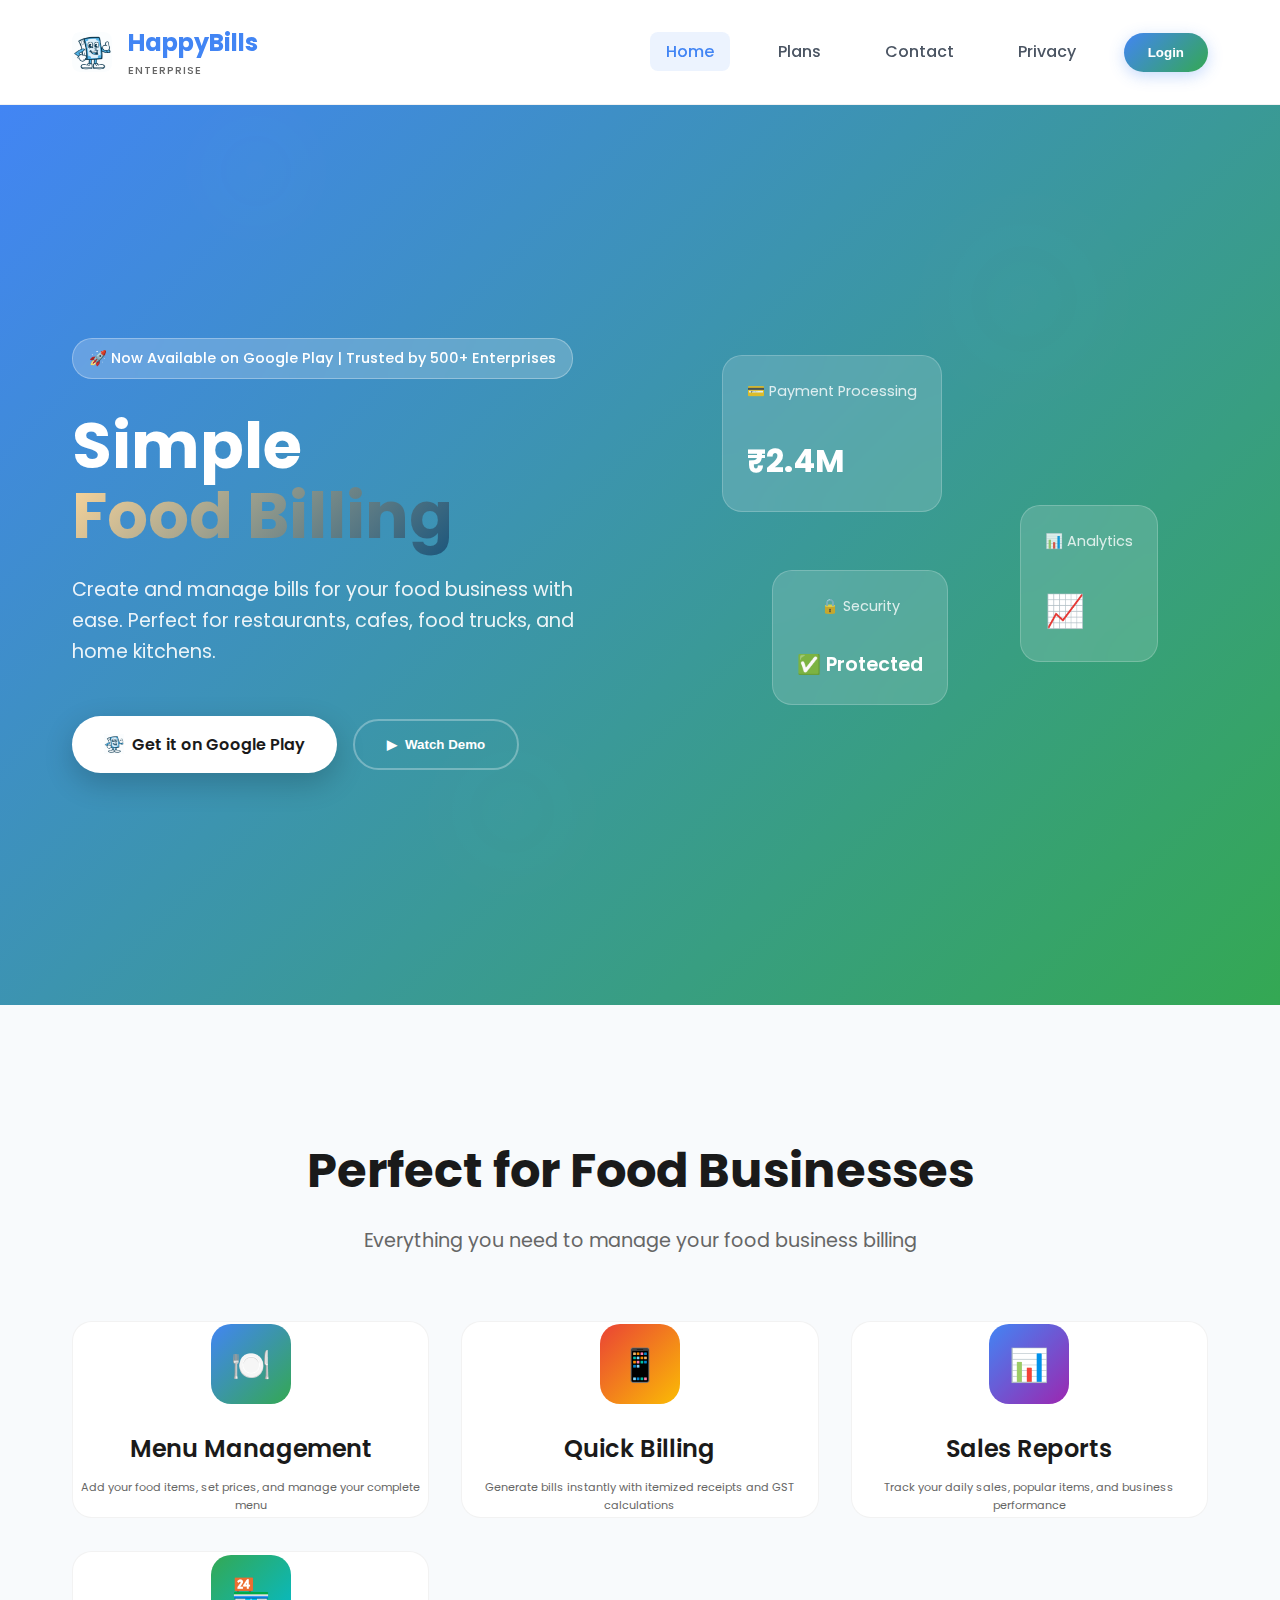
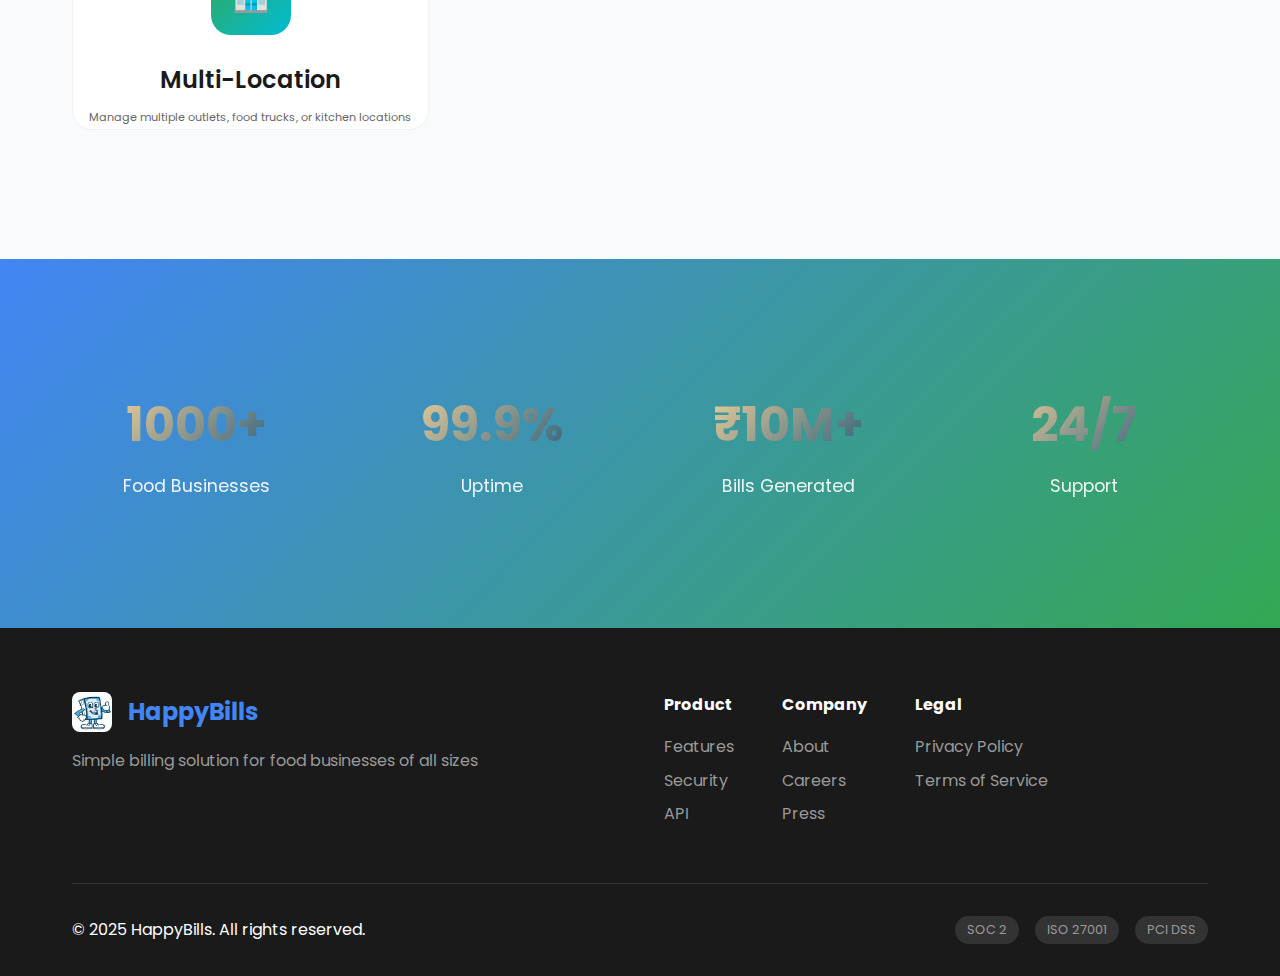
<file: index.html>
<!DOCTYPE html>
<html lang="en">
<head>
    <meta charset="UTF-8">
    <meta name="viewport" content="width=device-width, initial-scale=1.0">
    <title>HappyBills - Free Billing App | Mobile Shop & Restaurant Billing Software Android</title>
    <meta name="description" content="Free billing app for mobile shops, restaurants, cafes & retail stores. Download HappyBills Android billing software with GST, inventory management & free invoice generator.">
    <meta name="keywords" content="happy bills, happybills, free billing app, mobile shop billing app, mobile shop billing software, mobile shop billing android, restaurant billing app free, free invoice app, billing software free download, retail billing app, GST billing app free, shop billing software, android billing app, free pos app, invoice generator free, billing app for small business">
    <meta name="author" content="HappyBills">
    <meta name="robots" content="index, follow">
    <link rel="canonical" href="https://happybills.in/">
    <meta property="og:title" content="HappyBills - Free Billing App for Mobile Shops & Restaurants">
    <meta property="og:description" content="Free Android billing software for mobile shops, restaurants & retail stores. GST billing, inventory management & invoice generator.">
    <meta property="og:type" content="website">
    <meta property="og:url" content="https://happybills.in/">
    <meta property="og:image" content="https://happybills.in/assets/app-logo.png">
    <meta property="og:site_name" content="HappyBills">
    <meta name="twitter:card" content="summary_large_image">
    <meta name="twitter:title" content="HappyBills - Free Billing App for Mobile Shops & Restaurants">
    <meta name="twitter:description" content="Free Android billing software for mobile shops, restaurants & retail stores. GST billing, inventory management & invoice generator.">
    <meta name="twitter:image" content="https://happybills.in/assets/app-logo.png">
    <link rel="icon" type="image/png" sizes="32x32" href="https://happybills.in/assets/app-logo.png">
    <link rel="icon" type="image/png" sizes="16x16" href="https://happybills.in/assets/app-logo.png">
    <link rel="apple-touch-icon" sizes="180x180" href="https://happybills.in/assets/app-logo.png">
    <link rel="stylesheet" href="styles.css">
    <link href="https://fonts.googleapis.com/css2?family=Poppins:wght@300;400;500;600;700&display=swap" rel="stylesheet">
    <script type="application/ld+json">
    {
        "@context": "https://schema.org",
        "@type": "Organization",
        "name": "HappyBills",
        "alternateName": "Happy Bills",
        "url": "https://happybills.in",
        "logo": "https://happybills.in/assets/app-logo.png",
        "image": "https://happybills.in/assets/app-logo.png",
        "description": "Free billing app for mobile shops, restaurants, cafes, retail stores and small businesses. Android billing software with GST compliance",
        "address": {
            "@type": "PostalAddress",
            "addressCountry": "IN"
        },
        "contactPoint": {
            "@type": "ContactPoint",
            "telephone": "+1-800-555-2455",
            "contactType": "Customer Service",
            "availableLanguage": "English",
            "areaServed": "IN"
        },
        "sameAs": [
            "https://www.facebook.com/happybills",
            "https://twitter.com/happybills",
            "https://www.linkedin.com/company/happybills"
        ]
    }
    </script>
    <script type="application/ld+json">
    {
        "@context": "https://schema.org",
        "@type": "SoftwareApplication",
        "name": "HappyBills",
        "description": "Free billing app for mobile shops, restaurants, cafes, retail stores and small businesses. Android billing software with GST compliance",
        "url": "https://happybills.in",
        "image": "https://happybills.in/assets/app-logo.png",
        "applicationCategory": "BusinessApplication",
        "operatingSystem": "Android, Web",
        "offers": {
            "@type": "Offer",
            "price": "0",
            "priceCurrency": "INR"
        },
        "aggregateRating": {
            "@type": "AggregateRating",
            "ratingValue": "4.8",
            "ratingCount": "1000"
        }
    }
    </script>
    <script type="application/ld+json">
    {
        "@context": "https://schema.org",
        "@type": "WebSite",
        "name": "HappyBills",
        "url": "https://happybills.in",
        "potentialAction": {
            "@type": "SearchAction",
            "target": "https://happybills.in/?s={search_term_string}",
            "query-input": "required name=search_term_string"
        }
    }
    </script>
    <script type="application/ld+json">
    {
        "@context": "https://schema.org",
        "@type": "BreadcrumbList",
        "itemListElement": [
            {
                "@type": "ListItem",
                "position": 1,
                "name": "Home",
                "item": "https://happybills.in/"
            },
            {
                "@type": "ListItem",
                "position": 2,
                "name": "Plans",
                "item": "https://happybills.in/subscription.html"
            },
            {
                "@type": "ListItem",
                "position": 3,
                "name": "Contact",
                "item": "https://happybills.in/contact.html"
            }
        ]
    }
    </script>
</head>
<body>
    <header class="header">
        <nav class="navbar">
            <div class="nav-container">
                <div class="logo">
                    <img src="assets/app-logo.png" alt="HappyBills" class="logo-image">
                    <div class="logo-brand">
                        <span class="brand-name">HappyBills</span>
                        <span class="brand-tagline">Enterprise</span>
                    </div>
                </div>
                <div class="nav-right">
                    <ul class="nav-menu">
                        <li><a href="index.html" class="nav-link active">Home</a></li>
                        <li><a href="subscription.html" class="nav-link">Plans</a></li>
                        <li><a href="contact.html" class="nav-link">Contact</a></li>
                        <li><a href="privacy.html" class="nav-link">Privacy</a></li>
                    </ul>
                    <button class="login-btn" onclick="openLogin()">Login</button>
                </div>
            </div>
        </nav>
    </header>

    <main>
        <section class="hero">
            <div class="hero-bg"></div>
            <div class="hero-container">
                <div class="hero-content">
                    <div class="hero-badge">🚀 Now Available on Google Play | Trusted by 500+ Enterprises</div>
                    <h1 class="hero-title">
                        Simple<br>
                        <span class="gradient-text">Food Billing</span>
                    </h1>
                    <p class="hero-description">
                        Create and manage bills for your food business with ease. 
                        Perfect for restaurants, cafes, food trucks, and home kitchens.
                    </p>
                    <div class="hero-cta">
                        <a href="https://play.google.com/store/apps/details?id=com.happybills.mobile" class="cta-primary" target="_blank" rel="noopener noreferrer">
                            <img src="assets/app-logo.png" alt="App" class="cta-icon">
                            <span>Get it on Google Play</span>
                        </a>
                        <button class="cta-secondary" onclick="watchDemo()">
                            <span class="play-icon">▶</span>
                            Watch Demo
                        </button>
                    </div>
                </div>
                <div class="hero-visual">
                    
                    <div class="floating-card card-1">
                        <div class="card-header">💳 Payment Processing</div>
                        <div class="card-value">₹2.4M</div>
                    </div>
                    <div class="floating-card card-2">
                        <div class="card-header">📊 Analytics</div>
                        <div class="card-chart">📈</div>
                    </div>
                    <div class="floating-card card-3">
                        <div class="card-header">🔒 Security</div>
                        <div class="card-status">✅ Protected</div>
                    </div>
                </div>
            </div>
        </section>

        <section class="features">
            <div class="container">
                <div class="section-header">
                    <h2 class="section-title">Perfect for Food Businesses</h2>
                    <p class="section-subtitle">Everything you need to manage your food business billing</p>
                </div>
                <div class="features-grid">
                    <div class="feature">
                        <div class="feature-icon gradient-bg-1">🍽️</div>
                        <h3>Menu Management</h3>
                        <p>Add your food items, set prices, and manage your complete menu</p>
                    </div>
                    <div class="feature">
                        <div class="feature-icon gradient-bg-2">📱</div>
                        <h3>Quick Billing</h3>
                        <p>Generate bills instantly with itemized receipts and GST calculations</p>
                    </div>
                    <div class="feature">
                        <div class="feature-icon gradient-bg-3">📊</div>
                        <h3>Sales Reports</h3>
                        <p>Track your daily sales, popular items, and business performance</p>
                    </div>
                    <div class="feature">
                        <div class="feature-icon gradient-bg-4">🏪</div>
                        <h3>Multi-Location</h3>
                        <p>Manage multiple outlets, food trucks, or kitchen locations</p>
                    </div>
                </div>
            </div>
        </section>

        <section class="stats">
            <div class="container">
                <div class="stats-grid">
                    <div class="stat-item">
                        <div class="stat-number">1000+</div>
                        <div class="stat-label">Food Businesses</div>
                    </div>
                    <div class="stat-item">
                        <div class="stat-number">99.9%</div>
                        <div class="stat-label">Uptime</div>
                    </div>
                    <div class="stat-item">
                        <div class="stat-number">₹10M+</div>
                        <div class="stat-label">Bills Generated</div>
                    </div>
                    <div class="stat-item">
                        <div class="stat-number">24/7</div>
                        <div class="stat-label">Support</div>
                    </div>
                </div>
            </div>
        </section>
    </main>

    <!-- Login Modal -->
    <div id="loginModal" class="modal">
        <div class="modal-content">
            <span class="close" onclick="closeLogin()">&times;</span>
            <div class="login-form">
                <img src="assets/app-logo.png" alt="HappyBills" class="login-logo">
                <div id="mobileStep">
                    <h2>Welcome Back</h2>
                    <p>Enter your mobile number to continue</p>
                    <form onsubmit="sendOTP(event)">
                        <input type="tel" id="mobileNumber" placeholder="Mobile Number" pattern="[0-9]{10}" maxlength="10" required>
                        <button type="submit" class="login-submit">Send OTP</button>
                    </form>
                </div>
                <div id="otpStep" style="display: none;">
                    <h2>Verify OTP</h2>
                    <p>Enter the 6-digit code sent to <span id="displayMobile"></span></p>
                    <form onsubmit="verifyOTP(event)">
                        <input type="text" id="otpCode" placeholder="Enter OTP" pattern="[0-9]{6}" maxlength="6" required>
                        <button type="submit" class="login-submit">Verify OTP</button>
                    </form>
                    <div class="login-footer">
                        <a href="#" onclick="resendOTP()">Resend OTP</a>
                        <span>•</span>
                        <a href="#" onclick="backToMobile()">Change Number</a>
                    </div>
                </div>
            </div>
        </div>
    </div>

    <footer class="footer">
        <div class="container">
            <div class="footer-content">
                <div class="footer-brand">
                    <div class="logo">
                        <img src="assets/app-logo.png" alt="HappyBills" class="logo-image">
                        <span class="brand-name">HappyBills</span>
                    </div>
                    <p>Simple billing solution for food businesses of all sizes</p>
                </div>
                <div class="footer-links">
                    <div class="link-group">
                        <h4>Product</h4>
                        <a href="#">Features</a>
                        <a href="#">Security</a>
                        <a href="#">API</a>
                    </div>
                    <div class="link-group">
                        <h4>Company</h4>
                        <a href="#">About</a>
                        <a href="#">Careers</a>
                        <a href="#">Press</a>
                    </div>
                    <div class="link-group">
                        <h4>Legal</h4>
                        <a href="privacy.html">Privacy Policy</a>
                        <a href="privacy.html">Terms of Service</a>
                    </div>
                </div>
            </div>
            <div class="footer-bottom">
                <p>&copy; 2025 HappyBills. All rights reserved.</p>
                <div class="compliance-badges">
                    <span class="badge">SOC 2</span>
                    <span class="badge">ISO 27001</span>
                    <span class="badge">PCI DSS</span>
                </div>
            </div>
        </div>
    </footer>

    <script>
        function sendOTP(event) {
            event.preventDefault();
            const mobile = document.getElementById('mobileNumber').value;
            if (mobile.length === 10) {
                document.getElementById('displayMobile').textContent = mobile;
                document.getElementById('mobileStep').style.display = 'none';
                document.getElementById('otpStep').style.display = 'block';
            }
        }

        function verifyOTP(event) {
            event.preventDefault();
            const otp = document.getElementById('otpCode').value;
            if (otp.length === 6) {
                window.location.href = '/dashboard';
            }
        }

        function resendOTP() {
            const mobile = document.getElementById('displayMobile').textContent;
        }

        function backToMobile() {
            document.getElementById('otpStep').style.display = 'none';
            document.getElementById('mobileStep').style.display = 'block';
            document.getElementById('mobileNumber').value = '';
            document.getElementById('otpCode').value = '';
        }

        // Security: Disable right-click and back button
        document.addEventListener('contextmenu', e => e.preventDefault());
        document.addEventListener('keydown', function(e) {
            if (e.key === 'F12' || (e.ctrlKey && e.shiftKey && e.key === 'I') || 
                (e.ctrlKey && e.shiftKey && e.key === 'C') || (e.ctrlKey && e.key === 'u')) {
                e.preventDefault();
            }
        });
        
        history.pushState(null, null, location.href);
        window.onpopstate = function() {
            history.go(1);
        };

        function openLogin() {
            document.getElementById('loginModal').style.display = 'block';
            document.getElementById('mobileStep').style.display = 'block';
            document.getElementById('otpStep').style.display = 'none';
        }
        
        function closeLogin() {
            document.getElementById('loginModal').style.display = 'none';
        }
        
        function watchDemo() {
            alert('Demo video would open here');
        }
        
        window.onclick = function(event) {
            const modal = document.getElementById('loginModal');
            if (event.target == modal) {
                modal.style.display = 'none';
            }
        }
    </script>
</body>
</html>
</file>
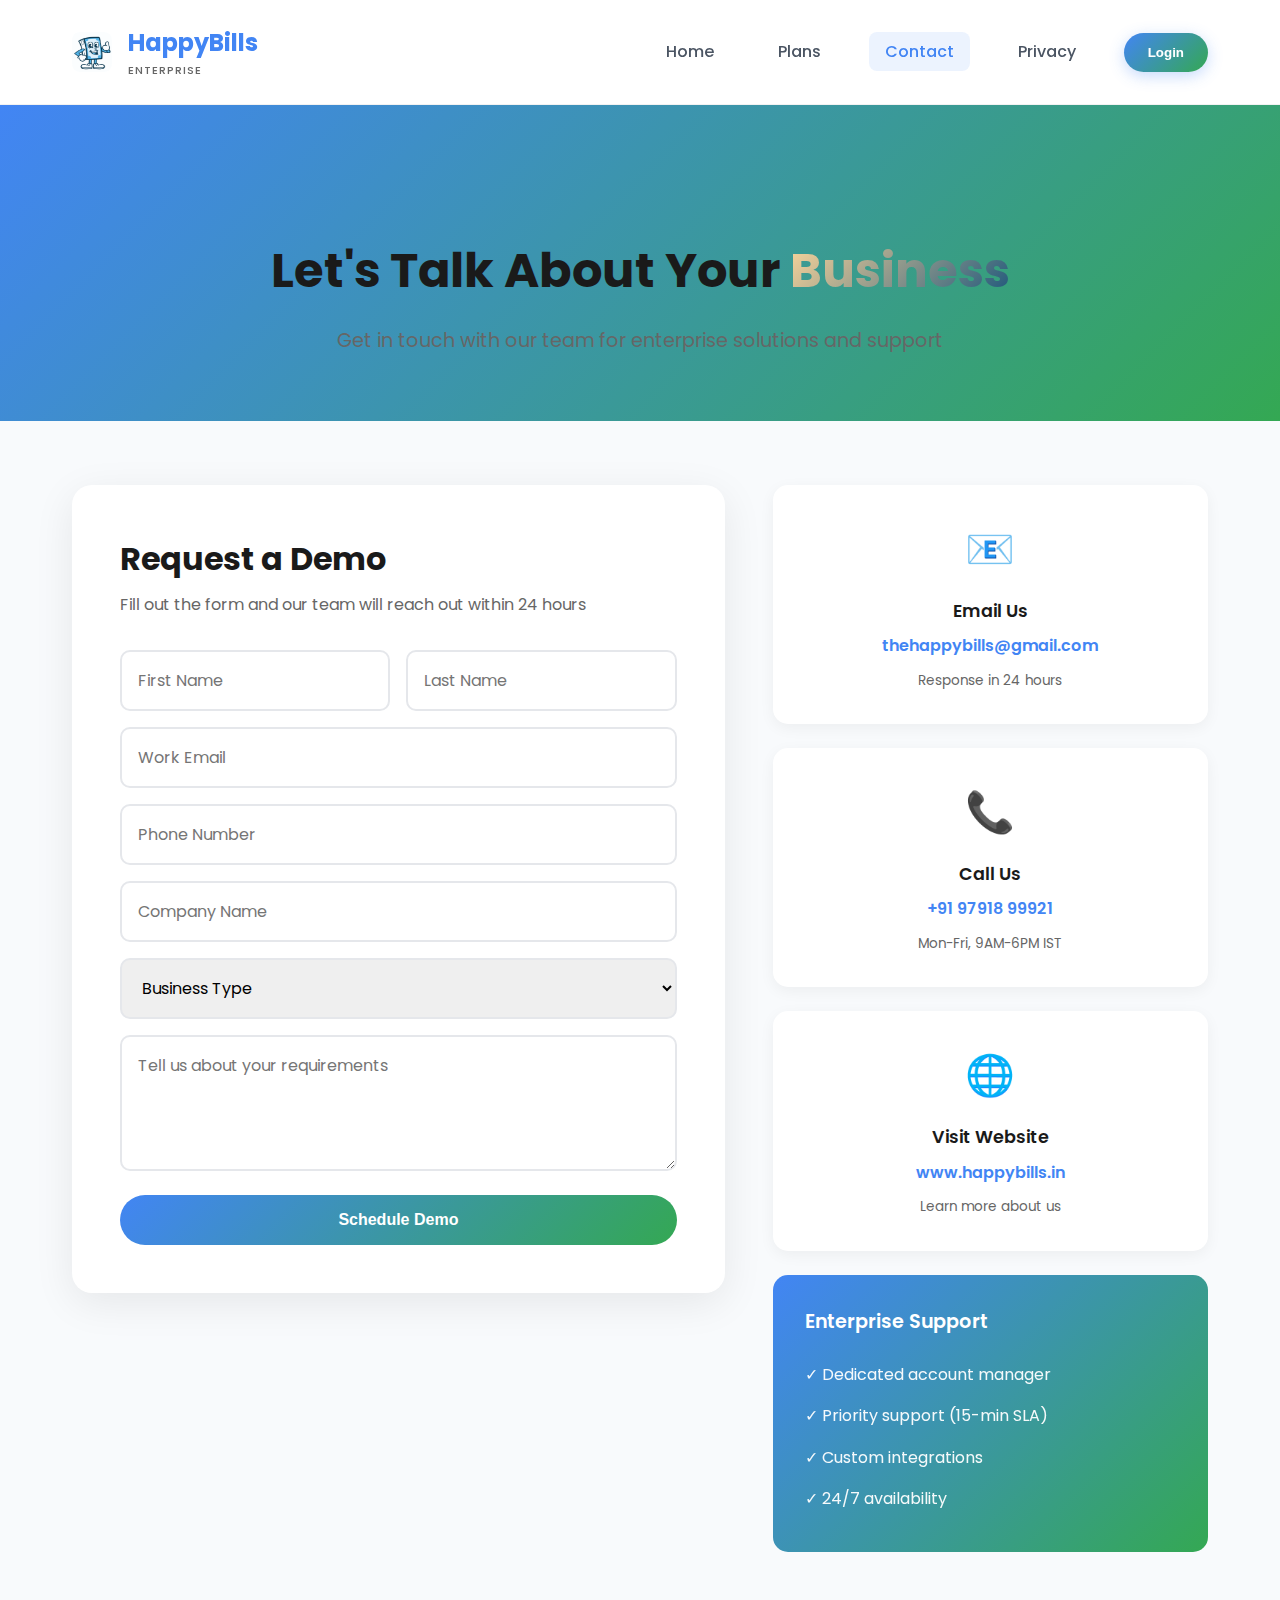
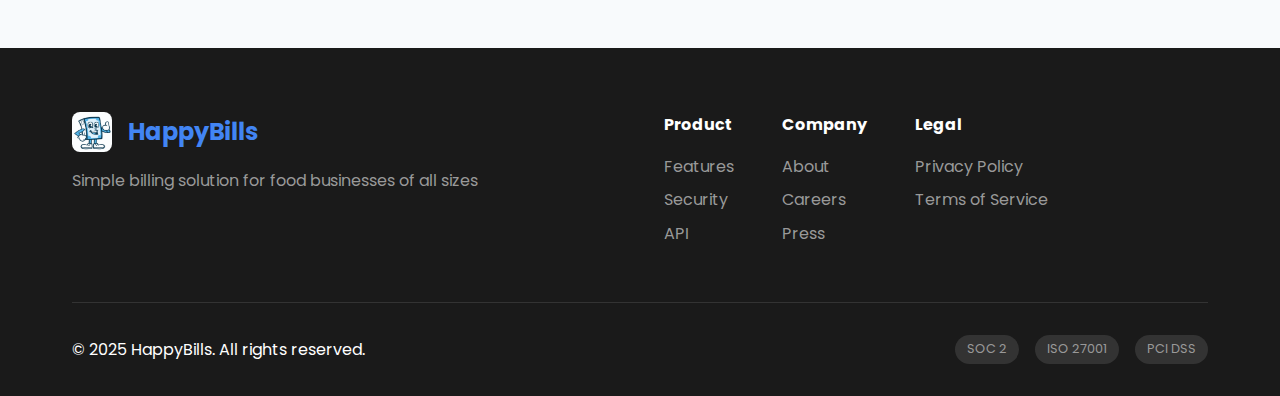
<file: contact.html>
<!DOCTYPE html>
<html lang="en">
<head>
    <meta charset="UTF-8">
    <meta name="viewport" content="width=device-width, initial-scale=1.0">
    <title>Contact HappyBills - Food Business Billing Software Support</title>
    <meta name="description" content="Get support for HappyBills food billing software. Contact our team for restaurant, cafe, and food truck billing solutions. 24/7 support available.">
    <meta name="keywords" content="happy bills contact, happybills support, food billing software help, restaurant billing support">
    <meta name="robots" content="index, follow">
    <link rel="canonical" href="https://happybills.in/contact.html">
    <link rel="stylesheet" href="styles.css">
    <link href="https://fonts.googleapis.com/css2?family=Poppins:wght@300;400;500;600;700&display=swap" rel="stylesheet">
    <link rel="icon" type="image/png" href="assets/app-logo.png">
</head>
<body>
    <header class="header">
        <nav class="navbar">
            <div class="nav-container">
                <div class="logo">
                    <img src="assets/app-logo.png" alt="HappyBills" class="logo-image">
                    <div class="logo-brand">
                        <span class="brand-name">HappyBills</span>
                        <span class="brand-tagline">Enterprise</span>
                    </div>
                </div>
                <div class="nav-right">
                    <ul class="nav-menu">
                        <li><a href="index.html" class="nav-link">Home</a></li>
                        <li><a href="subscription.html" class="nav-link">Plans</a></li>
                        <li><a href="contact.html" class="nav-link active">Contact</a></li>
                        <li><a href="privacy.html" class="nav-link">Privacy</a></li>
                    </ul>
                    <button class="login-btn" onclick="openLogin()">Login</button>
                </div>
            </div>
        </nav>
    </header>

    <main>
        <section class="contact-hero">
            <div class="container">
                <h1 class="section-title">Let's Talk About Your <span class="gradient-text">Business</span></h1>
                <p class="section-subtitle">Get in touch with our team for enterprise solutions and support</p>
            </div>
        </section>

        <section class="contact-main">
            <div class="container">
                <div class="contact-layout">
                    <div class="contact-form-wrapper">
                        <div class="form-header">
                            <h2>Request a Demo</h2>
                            <p>Fill out the form and our team will reach out within 24 hours</p>
                        </div>
                        <form class="contact-form" onsubmit="handleSubmit(event)">
                            <div class="form-row">
                                <input type="text" placeholder="First Name" required>
                                <input type="text" placeholder="Last Name" required>
                            </div>
                            <input type="email" placeholder="Work Email" required>
                            <input type="tel" placeholder="Phone Number" pattern="[0-9]{10}" maxlength="10" required>
                            <input type="text" placeholder="Company Name" required>
                            <select required>
                                <option value="">Business Type</option>
                                <option value="restaurant">Restaurant</option>
                                <option value="cafe">Cafe</option>
                                <option value="food-truck">Food Truck</option>
                                <option value="cloud-kitchen">Cloud Kitchen</option>
                                <option value="other">Other</option>
                            </select>
                            <textarea placeholder="Tell us about your requirements" rows="4"></textarea>
                            <button type="submit" class="submit-btn">Schedule Demo</button>
                        </form>
                    </div>

                    <div class="contact-sidebar">
                        <div class="contact-card">
                            <div class="card-icon">📧</div>
                            <h3>Email Us</h3>
                            <p>thehappybills@gmail.com</p>
                            <span class="card-note">Response in 24 hours</span>
                        </div>
                        <div class="contact-card">
                            <div class="card-icon">📞</div>
                            <h3>Call Us</h3>
                            <p>+91 97918 99921</p>
                            <span class="card-note">Mon-Fri, 9AM-6PM IST</span>
                        </div>
                        <div class="contact-card">
                            <div class="card-icon">🌐</div>
                            <h3>Visit Website</h3>
                            <p>www.happybills.in</p>
                            <span class="card-note">Learn more about us</span>
                        </div>
                        <div class="support-card">
                            <h4>Enterprise Support</h4>
                            <ul>
                                <li>✓ Dedicated account manager</li>
                                <li>✓ Priority support (15-min SLA)</li>
                                <li>✓ Custom integrations</li>
                                <li>✓ 24/7 availability</li>
                            </ul>
                        </div>
                    </div>
                </div>
            </div>
        </section>
    </main>

    <!-- Login Modal -->
    <div id="loginModal" class="modal">
        <div class="modal-content">
            <span class="close" onclick="closeLogin()">&times;</span>
            <div class="login-form">
                <img src="assets/app-logo.png" alt="HappyBills" class="login-logo">
                <div id="mobileStep">
                    <h2>Welcome Back</h2>
                    <p>Enter your mobile number to continue</p>
                    <form onsubmit="sendOTP(event)">
                        <input type="tel" id="mobileNumber" placeholder="Mobile Number" pattern="[0-9]{10}" maxlength="10" required>
                        <button type="submit" class="login-submit">Send OTP</button>
                    </form>
                </div>
                <div id="otpStep" style="display: none;">
                    <h2>Verify OTP</h2>
                    <p>Enter the 6-digit code sent to <span id="displayMobile"></span></p>
                    <form onsubmit="verifyOTP(event)">
                        <input type="text" id="otpCode" placeholder="Enter OTP" pattern="[0-9]{6}" maxlength="6" required>
                        <button type="submit" class="login-submit">Verify OTP</button>
                    </form>
                    <div class="login-footer">
                        <a href="#" onclick="resendOTP()">Resend OTP</a>
                        <span>•</span>
                        <a href="#" onclick="backToMobile()">Change Number</a>
                    </div>
                </div>
            </div>
        </div>
    </div>

    <footer class="footer">
        <div class="container">
            <div class="footer-content">
                <div class="footer-brand">
                    <div class="logo">
                        <img src="assets/app-logo.png" alt="HappyBills" class="logo-image">
                        <span class="brand-name">HappyBills</span>
                    </div>
                    <p>Simple billing solution for food businesses of all sizes</p>
                </div>
                <div class="footer-links">
                    <div class="link-group">
                        <h4>Product</h4>
                        <a href="#">Features</a>
                        <a href="#">Security</a>
                        <a href="#">API</a>
                    </div>
                    <div class="link-group">
                        <h4>Company</h4>
                        <a href="#">About</a>
                        <a href="#">Careers</a>
                        <a href="#">Press</a>
                    </div>
                    <div class="link-group">
                        <h4>Legal</h4>
                        <a href="privacy.html">Privacy Policy</a>
                        <a href="privacy.html">Terms of Service</a>
                    </div>
                </div>
            </div>
            <div class="footer-bottom">
                <p>&copy; 2025 HappyBills. All rights reserved.</p>
                <div class="compliance-badges">
                    <span class="badge">SOC 2</span>
                    <span class="badge">ISO 27001</span>
                    <span class="badge">PCI DSS</span>
                </div>
            </div>
        </div>
    </footer>

    <script>
        function sendOTP(event) {
            event.preventDefault();
            const mobile = document.getElementById('mobileNumber').value;
            if (mobile.length === 10) {
                document.getElementById('displayMobile').textContent = mobile;
                document.getElementById('mobileStep').style.display = 'none';
                document.getElementById('otpStep').style.display = 'block';
            }
        }

        function verifyOTP(event) {
            event.preventDefault();
            const otp = document.getElementById('otpCode').value;
            if (otp.length === 6) {
                window.location.href = '/dashboard';
            }
        }

        function resendOTP() {
            const mobile = document.getElementById('displayMobile').textContent;
        }

        function backToMobile() {
            document.getElementById('otpStep').style.display = 'none';
            document.getElementById('mobileStep').style.display = 'block';
            document.getElementById('mobileNumber').value = '';
            document.getElementById('otpCode').value = '';
        }

        // Security: Disable right-click and back button
        document.addEventListener('contextmenu', e => e.preventDefault());
        document.addEventListener('keydown', function(e) {
            if (e.key === 'F12' || (e.ctrlKey && e.shiftKey && e.key === 'I') || 
                (e.ctrlKey && e.shiftKey && e.key === 'C') || (e.ctrlKey && e.key === 'u')) {
                e.preventDefault();
            }
        });
        
        history.pushState(null, null, location.href);
        window.onpopstate = function() {
            history.go(1);
        };

        function openLogin() {
            document.getElementById('loginModal').style.display = 'block';
            document.getElementById('mobileStep').style.display = 'block';
            document.getElementById('otpStep').style.display = 'none';
        }
        
        function closeLogin() {
            document.getElementById('loginModal').style.display = 'none';
        }
        
        function handleSubmit(event) {
            event.preventDefault();
            alert('Thank you! Our team will contact you within 24 hours.');
            event.target.reset();
        }
        
        window.onclick = function(event) {
            const modal = document.getElementById('loginModal');
            if (event.target == modal) {
                modal.style.display = 'none';
            }
        }
    </script>
</body>
</html>
</file>
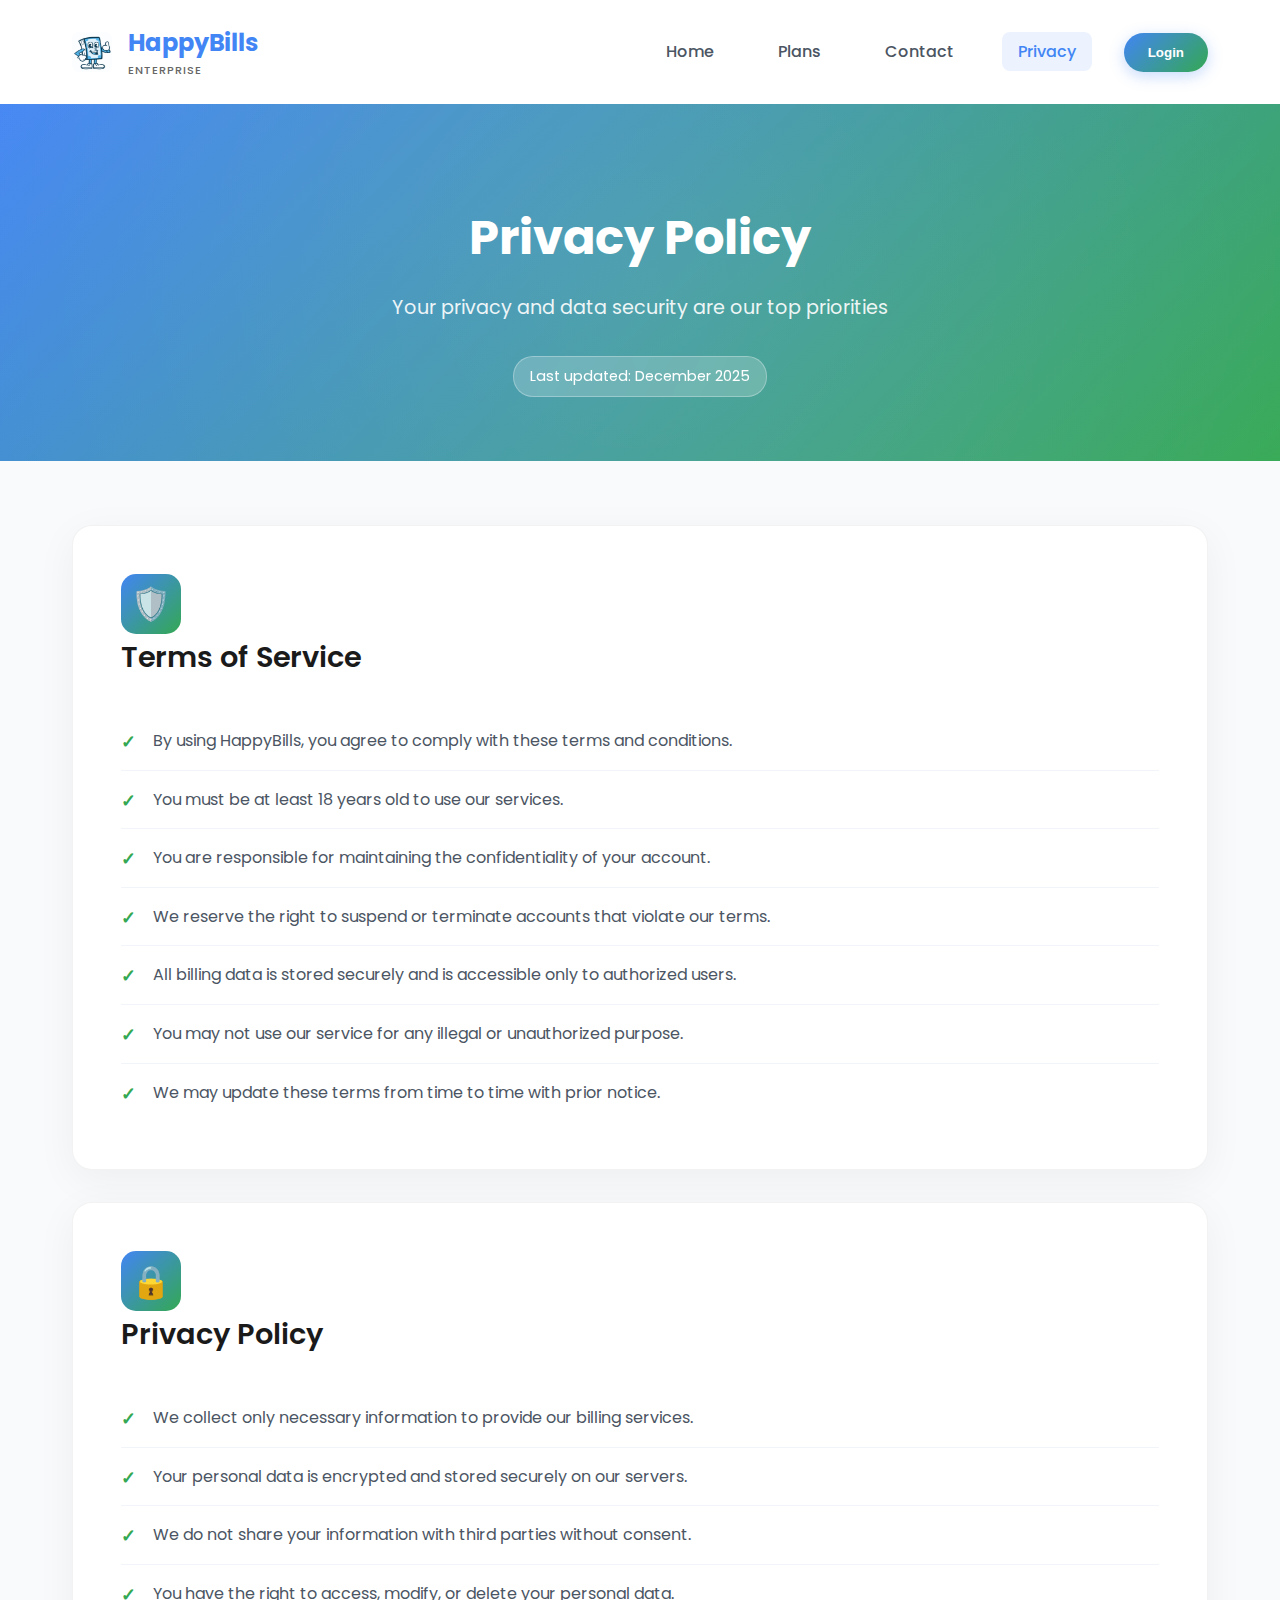
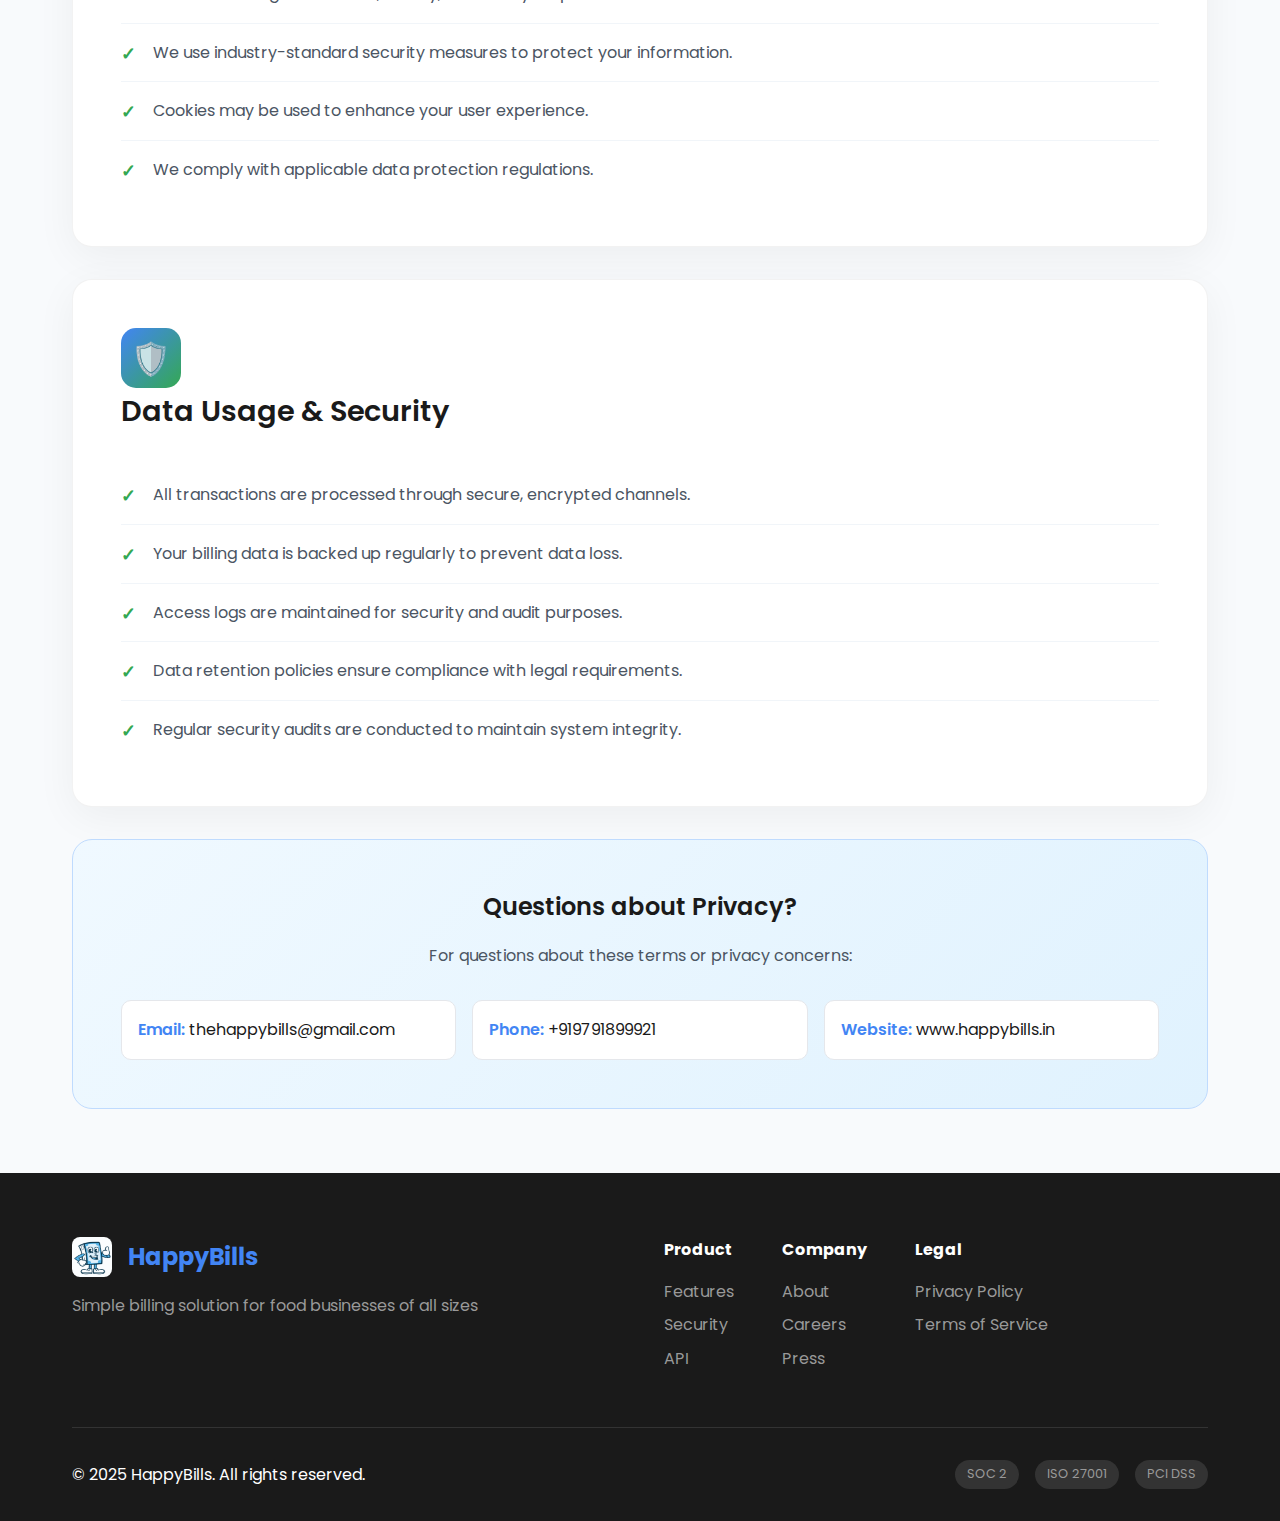
<file: privacy.html>
<!DOCTYPE html>
<html lang="en">
<head>
    <meta charset="UTF-8">
    <meta name="viewport" content="width=device-width, initial-scale=1.0">
    <title>Privacy Policy - HappyBills | Data Protection & Security</title>
    <meta name="description" content="HappyBills Privacy Policy - Learn how we protect your data, handle billing information, and ensure security for your food business.">
    <meta name="keywords" content="privacy policy, data protection, security, billing data, food business privacy">
    <link rel="stylesheet" href="styles.css">
    <link href="https://fonts.googleapis.com/css2?family=Poppins:wght@300;400;500;600;700&display=swap" rel="stylesheet">
    <link rel="icon" type="image/png" href="assets/app-logo.png">
</head>
<body>
        <nav class="navbar">
            <div class="nav-container">
                <div class="logo">
                    <img src="assets/app-logo.png" alt="HappyBills" class="logo-image">
                    <div class="logo-brand">
                        <span class="brand-name">HappyBills</span>
                        <span class="brand-tagline">Enterprise</span>
                    </div>
                </div>
                <div class="nav-right">
                    <ul class="nav-menu">
                        <li><a href="index.html" class="nav-link">Home</a></li>
                        <li><a href="subscription.html" class="nav-link">Plans</a></li>
                        <li><a href="contact.html" class="nav-link">Contact</a></li>
                        <li><a href="privacy.html" class="nav-link active">Privacy</a></li>
                    </ul>
                    <button class="login-btn" onclick="openLogin()">Login</button>
                </div>
            </div>
        </nav>
    </header>

    <main class="privacy-page">
        <section class="privacy-hero">
            <div class="container">
                <h1 class="privacy-title">Privacy Policy</h1>
                <p class="privacy-subtitle">Your privacy and data security are our top priorities</p>
                <div class="last-updated">Last updated: December 2025</div>
            </div>
        </section>

        <section class="privacy-content">
            <div class="container">
                <div class="privacy-section">
                    <div class="section-icon">🛡️</div>
                    <h2>Terms of Service</h2>
                    <ul class="privacy-list">
                        <li>By using HappyBills, you agree to comply with these terms and conditions.</li>
                        <li>You must be at least 18 years old to use our services.</li>
                        <li>You are responsible for maintaining the confidentiality of your account.</li>
                        <li>We reserve the right to suspend or terminate accounts that violate our terms.</li>
                        <li>All billing data is stored securely and is accessible only to authorized users.</li>
                        <li>You may not use our service for any illegal or unauthorized purpose.</li>
                        <li>We may update these terms from time to time with prior notice.</li>
                    </ul>
                </div>

                <div class="privacy-section">
                    <div class="section-icon">🔒</div>
                    <h2>Privacy Policy</h2>
                    <ul class="privacy-list">
                        <li>We collect only necessary information to provide our billing services.</li>
                        <li>Your personal data is encrypted and stored securely on our servers.</li>
                        <li>We do not share your information with third parties without consent.</li>
                        <li>You have the right to access, modify, or delete your personal data.</li>
                        <li>We use industry-standard security measures to protect your information.</li>
                        <li>Cookies may be used to enhance your user experience.</li>
                        <li>We comply with applicable data protection regulations.</li>
                    </ul>
                </div>

                <div class="privacy-section">
                    <div class="section-icon">🛡️</div>
                    <h2>Data Usage & Security</h2>
                    <ul class="privacy-list">
                        <li>All transactions are processed through secure, encrypted channels.</li>
                        <li>Your billing data is backed up regularly to prevent data loss.</li>
                        <li>Access logs are maintained for security and audit purposes.</li>
                        <li>Data retention policies ensure compliance with legal requirements.</li>
                        <li>Regular security audits are conducted to maintain system integrity.</li>
                    </ul>
                </div>

                <div class="contact-section">
                    <h3>Questions about Privacy?</h3>
                    <p>For questions about these terms or privacy concerns:</p>
                    <div class="contact-info">
                        <p><strong>Email:</strong> thehappybills@gmail.com</p>
                        <p><strong>Phone:</strong> +919791899921</p>
                        <p><strong>Website:</strong> www.happybills.in</p>
                    </div>
                </div>
            </div>
        </section>
    </main>

    <footer class="footer">
        <div class="container">
            <div class="footer-content">
                <div class="footer-brand">
                    <div class="logo">
                        <img src="assets/app-logo.png" alt="HappyBills" class="logo-image">
                        <span class="brand-name">HappyBills</span>
                    </div>
                    <p>Simple billing solution for food businesses of all sizes</p>
                </div>
                <div class="footer-links">
                    <div class="link-group">
                        <h4>Product</h4>
                        <a href="#">Features</a>
                        <a href="#">Security</a>
                        <a href="#">API</a>
                    </div>
                    <div class="link-group">
                        <h4>Company</h4>
                        <a href="#">About</a>
                        <a href="#">Careers</a>
                        <a href="#">Press</a>
                    </div>
                    <div class="link-group">
                        <h4>Legal</h4>
                        <a href="privacy.html">Privacy Policy</a>
                        <a href="#">Terms of Service</a>
                    </div>
                </div>
            </div>
            <div class="footer-bottom">
                <p>&copy; 2025 HappyBills. All rights reserved.</p>
                <div class="compliance-badges">
                    <span class="badge">SOC 2</span>
                    <span class="badge">ISO 27001</span>
                    <span class="badge">PCI DSS</span>
                </div>
            </div>
        </div>
    </footer>

    <script>
        function openLogin() {
            alert('Login functionality would be implemented here');
        }
    </script>
</body>
</html>
</file>
<file: styles.css>
* {
    margin: 0;
    padding: 0;
    box-sizing: border-box;
}

body {
    font-family: 'Poppins', -apple-system, BlinkMacSystemFont, sans-serif;
    line-height: 1.6;
    color: #1a1a1a;
    background: #ffffff;
    overflow-x: hidden;
}

.container {
    max-width: 1200px;
    margin: 0 auto;
    padding: 0 2rem;
}

/* Header & Navigation */
.header {
    background: rgba(255, 255, 255, 0.95);
    backdrop-filter: blur(20px);
    border-bottom: 1px solid rgba(0, 0, 0, 0.05);
    position: sticky;
    top: 0;
    z-index: 1000;
}

.navbar {
    padding: 1.5rem 0;
}

.nav-container {
    max-width: 1200px;
    margin: 0 auto;
    padding: 0 2rem;
    display: flex;
    justify-content: space-between;
    align-items: center;
}

.logo {
    display: flex;
    align-items: center;
    gap: 1rem;
}

.logo-image {
    width: 40px;
    height: 40px;
    border-radius: 8px;
}

.logo-brand {
    display: flex;
    flex-direction: column;
}

.brand-name {
    font-size: 1.5rem;
    font-weight: 700;
    color: #4285F4;
}

.brand-tagline {
    font-size: 0.7rem;
    color: #666;
    font-weight: 500;
    letter-spacing: 1px;
    text-transform: uppercase;
}

.nav-right {
    display: flex;
    align-items: center;
    gap: 2rem;
}

.nav-menu {
    display: flex;
    list-style: none;
    gap: 2rem;
}

.nav-link {
    color: #4b5563;
    text-decoration: none;
    font-weight: 500;
    padding: 0.5rem 1rem;
    border-radius: 8px;
    transition: all 0.3s ease;
    position: relative;
}

.nav-link:hover,
.nav-link.active {
    color: #4285F4;
    background: rgba(66, 133, 244, 0.1);
}

.login-btn {
    background: linear-gradient(135deg, #4285F4 0%, #34A853 100%);
    color: white;
    border: none;
    padding: 0.75rem 1.5rem;
    border-radius: 25px;
    font-weight: 600;
    cursor: pointer;
    transition: all 0.3s ease;
    box-shadow: 0 4px 15px rgba(66, 133, 244, 0.3);
}

.login-btn:hover {
    transform: translateY(-2px);
    box-shadow: 0 8px 25px rgba(66, 133, 244, 0.4);
}

/* Hero Section */
.hero {
    min-height: 100vh;
    position: relative;
    display: flex;
    align-items: center;
    background: linear-gradient(135deg, #4285F4 0%, #34A853 100%);
    overflow: hidden;
}

.hero-bg {
    position: absolute;
    top: 0;
    left: 0;
    right: 0;
    bottom: 0;
    background: url('data:image/svg+xml,<svg xmlns="http://www.w3.org/2000/svg" viewBox="0 0 1000 1000"><defs><radialGradient id="a" cx=".5" cy=".5" r=".5"><stop offset="0%" stop-color="%23ffffff" stop-opacity=".1"/><stop offset="100%" stop-color="%23ffffff" stop-opacity="0"/></radialGradient></defs><circle cx="200" cy="200" r="100" fill="url(%23a)"/><circle cx="800" cy="300" r="150" fill="url(%23a)"/><circle cx="400" cy="700" r="120" fill="url(%23a)"/></svg>') no-repeat center center;
    background-size: cover;
    opacity: 0.1;
}

.hero-container {
    max-width: 1200px;
    margin: 0 auto;
    padding: 0 2rem;
    display: grid;
    grid-template-columns: 1fr 1fr;
    gap: 4rem;
    align-items: center;
    position: relative;
    z-index: 2;
}

.hero-content {
    color: white;
}

.hero-badge {
    display: inline-block;
    background: rgba(255, 255, 255, 0.2);
    backdrop-filter: blur(10px);
    padding: 0.5rem 1rem;
    border-radius: 20px;
    font-size: 0.9rem;
    font-weight: 500;
    margin-bottom: 2rem;
    border: 1px solid rgba(255, 255, 255, 0.3);
}

.hero-title {
    font-size: 4rem;
    font-weight: 700;
    line-height: 1.1;
    margin-bottom: 1.5rem;
}

.gradient-text {
    background: linear-gradient(135deg, #ffd89b 0%, #19547b 100%);
    -webkit-background-clip: text;
    -webkit-text-fill-color: transparent;
    background-clip: text;
}

.hero-description {
    font-size: 1.2rem;
    opacity: 0.9;
    margin-bottom: 3rem;
    line-height: 1.6;
}

.hero-cta {
    display: flex;
    gap: 1rem;
    align-items: center;
}

.cta-primary {
    background: white;
    color: #1a1a1a;
    padding: 1rem 2rem;
    border-radius: 50px;
    text-decoration: none;
    font-weight: 600;
    display: flex;
    align-items: center;
    gap: 0.5rem;
    transition: all 0.3s ease;
    box-shadow: 0 10px 30px rgba(0, 0, 0, 0.2);
}

.cta-primary:hover {
    transform: translateY(-3px);
    box-shadow: 0 15px 40px rgba(0, 0, 0, 0.3);
}

.cta-icon {
    width: 20px;
    height: 20px;
}

.cta-secondary {
    background: transparent;
    color: white;
    border: 2px solid rgba(255, 255, 255, 0.3);
    padding: 1rem 2rem;
    border-radius: 50px;
    font-weight: 600;
    cursor: pointer;
    display: flex;
    align-items: center;
    gap: 0.5rem;
    transition: all 0.3s ease;
}

.cta-secondary:hover {
    background: rgba(255, 255, 255, 0.1);
    border-color: rgba(255, 255, 255, 0.5);
}

/* App Screenshot */
.hero-visual {
    position: relative;
    height: 500px;
}

.app-screenshot {
    position: absolute;
    top: 50%;
    left: 50%;
    transform: translate(-50%, -50%);
    z-index: 1;
}

.screenshot-img {
    width: 200px;
    height: 350px;
    object-fit: cover;
    border-radius: 20px;
    box-shadow: 0 20px 60px rgba(0, 0, 0, 0.3);
}

/* Floating Cards */
.floating-card {
    position: absolute;
    background: rgba(255, 255, 255, 0.15);
    backdrop-filter: blur(20px);
    border: 1px solid rgba(255, 255, 255, 0.2);
    border-radius: 20px;
    padding: 1.5rem;
    color: white;
    animation: float 6s ease-in-out infinite;
}

.card-1 {
    top: 50px;
    left: 50px;
    animation-delay: 0s;
}

.card-2 {
    top: 200px;
    right: 50px;
    animation-delay: 2s;
}

.card-3 {
    bottom: 100px;
    left: 100px;
    animation-delay: 4s;
}

.card-header {
    font-size: 0.9rem;
    opacity: 0.8;
    margin-bottom: 0.5rem;
}

.card-value {
    font-size: 2rem;
    font-weight: 700;
}

.card-chart {
    font-size: 2rem;
}

.card-status {
    font-size: 1.2rem;
    font-weight: 600;
}

@keyframes float {
    0%, 100% { transform: translateY(0px); }
    50% { transform: translateY(-20px); }
}

/* Features Section */
.features {
    padding: 8rem 0;
    background: #f8fafc;
}

.section-header {
    text-align: center;
    margin-bottom: 4rem;
}

.section-title {
    font-size: 3rem;
    font-weight: 700;
    color: #1a1a1a;
    margin-bottom: 1rem;
}

.section-subtitle {
    font-size: 1.2rem;
    color: #666;
}

.features-grid {
    display: grid;
    grid-template-columns: repeat(auto-fit, minmax(280px, 1fr));
    gap: 2rem;
}

.feature {
    background: white;
    padding: 3rem 2rem;
    border-radius: 20px;
    text-align: center;
    transition: all 0.3s ease;
    border: 1px solid rgba(0, 0, 0, 0.05);
}

.feature:hover {
    transform: translateY(-10px);
    box-shadow: 0 20px 60px rgba(0, 0, 0, 0.1);
}

.feature-icon {
    width: 80px;
    height: 80px;
    border-radius: 20px;
    display: flex;
    align-items: center;
    justify-content: center;
    font-size: 2rem;
    margin: 0 auto 2rem;
}

.gradient-bg-1 { background: linear-gradient(135deg, #4285F4 0%, #34A853 100%); }
.gradient-bg-2 { background: linear-gradient(135deg, #EA4335 0%, #FBBC04 100%); }
.gradient-bg-3 { background: linear-gradient(135deg, #4285F4 0%, #9C27B0 100%); }
.gradient-bg-4 { background: linear-gradient(135deg, #34A853 0%, #00BCD4 100%); }

.feature h3 {
    font-size: 1.5rem;
    font-weight: 600;
    margin-bottom: 1rem;
    color: #1a1a1a;
}

.feature p {
    color: #666;
    line-height: 1.6;
}

/* Stats Section */
.stats {
    padding: 6rem 0;
    background: linear-gradient(135deg, #4285F4 0%, #34A853 100%);
    color: white;
}

.stats-grid {
    display: grid;
    grid-template-columns: repeat(auto-fit, minmax(200px, 1fr));
    gap: 3rem;
    text-align: center;
}

.stat-item {
    padding: 2rem;
}

.stat-number {
    font-size: 3rem;
    font-weight: 700;
    margin-bottom: 0.5rem;
    background: linear-gradient(135deg, #ffd89b 0%, #19547b 100%);
    -webkit-background-clip: text;
    -webkit-text-fill-color: transparent;
    background-clip: text;
}

.stat-label {
    font-size: 1.1rem;
    opacity: 0.9;
}

/* Pricing */
.pricing-hero {
    background: linear-gradient(135deg, #4285F4 0%, #34A853 100%);
    color: white;
    padding: 6rem 0;
    text-align: center;
    position: relative;
    overflow: hidden;
}

.pricing-hero::before {
    content: '';
    position: absolute;
    top: -50%;
    left: -50%;
    width: 200%;
    height: 200%;
    background: radial-gradient(circle, rgba(255,255,255,0.1) 0%, transparent 70%);
    animation: rotate 20s linear infinite;
}

@keyframes rotate {
    0% { transform: rotate(0deg); }
    100% { transform: rotate(360deg); }
}

.pricing {
    padding: 6rem 0;
    background: #f8fafc;
}

.loading {
    text-align: center;
    padding: 4rem;
    font-size: 1.2rem;
    color: #666;
}

.pricing-cards {
    display: grid;
    grid-template-columns: repeat(auto-fit, minmax(350px, 1fr));
    gap: 2rem;
    margin-top: 3rem;
}

.pricing-card {
    background: white;
    border-radius: 20px;
    padding: 3rem 2rem;
    position: relative;
    border: 2px solid transparent;
    transition: all 0.3s ease;
}

.pricing-card:hover {
    transform: translateY(-5px);
    box-shadow: 0 20px 60px rgba(0, 0, 0, 0.1);
}

.pricing-card.featured {
    border: 2px solid #4285F4;
    transform: scale(1.05);
}

.popular-badge {
    position: absolute;
    top: -15px;
    left: 50%;
    transform: translateX(-50%);
    background: linear-gradient(135deg, #4285F4 0%, #34A853 100%);
    color: white;
    padding: 0.5rem 2rem;
    border-radius: 25px;
    font-size: 0.9rem;
    font-weight: 600;
}

.card-header {
    text-align: center;
    margin-bottom: 2rem;
}

.card-header h3 {
    font-size: 1.8rem;
    font-weight: 700;
    margin-bottom: 1rem;
    color: #4285F4;
}

.price {
    display: flex;
    align-items: baseline;
    justify-content: center;
    gap: 0.25rem;
    margin: 1.5rem 0;
}

.currency {
    font-size: 1.5rem;
    font-weight: 600;
    color: #4285F4;
}

.amount {
    font-size: 4rem;
    font-weight: 700;
    color: #4285F4;
}

.period {
    color: #666;
    font-size: 1.2rem;
}

.discount-badge {
    background: #34A853;
    color: white;
    padding: 0.25rem 0.75rem;
    border-radius: 15px;
    font-size: 0.8rem;
    font-weight: 600;
    margin: 0.5rem 0;
    animation: pulse 2s ease-in-out infinite;
}

.original-price {
    text-decoration: line-through;
    color: #999;
    font-size: 1rem;
}

.features-list {
    list-style: none;
    margin-bottom: 2rem;
}

.features-list li {
    padding: 0.75rem 0;
    color: #4b5563;
    border-bottom: 1px solid #f1f5f9;
}

.plan-btn {
    width: 100%;
    padding: 1rem 2rem;
    border: 2px solid #4285F4;
    background: transparent;
    color: #4285F4;
    border-radius: 50px;
    font-weight: 600;
    cursor: pointer;
    transition: all 0.3s ease;
    font-size: 1rem;
}

.plan-btn.primary {
    background: linear-gradient(135deg, #4285F4 0%, #34A853 100%);
    color: white;
    border: none;
}

.plan-btn:hover {
    background: linear-gradient(135deg, #4285F4 0%, #34A853 100%);
    color: white;
    transform: translateY(-2px);
}

.no-plans, .error-message {
    text-align: center;
    padding: 4rem;
    color: #666;
    font-size: 1.1rem;
}

.error-message {
    color: #EA4335;
}

/* Compliance */
.compliance {
    padding: 6rem 0;
    background: white;
}

.compliance-grid {
    display: grid;
    grid-template-columns: repeat(auto-fit, minmax(250px, 1fr));
    gap: 2rem;
    margin-top: 3rem;
}

.compliance-card {
    text-align: center;
    padding: 2rem;
    background: #f8fafc;
    border-radius: 15px;
    transition: all 0.3s ease;
}

.compliance-card:hover {
    transform: translateY(-5px);
    box-shadow: 0 10px 30px rgba(0, 0, 0, 0.1);
}

.compliance-icon {
    font-size: 3rem;
    margin-bottom: 1rem;
}

/* Contact */
.contact-hero {
    background: linear-gradient(135deg, #4285F4 0%, #34A853 100%);
    color: white;
    padding: 8rem 0 4rem;
    text-align: center;
}

.contact-main {
    padding: 4rem 0 6rem;
    background: #f8fafc;
}

.contact-layout {
    display: grid;
    grid-template-columns: 1.5fr 1fr;
    gap: 3rem;
    align-items: start;
}

.contact-form-wrapper {
    background: white;
    border-radius: 20px;
    padding: 3rem;
    box-shadow: 0 10px 40px rgba(0, 0, 0, 0.08);
}

.form-header h2 {
    font-size: 2rem;
    font-weight: 700;
    color: #1a1a1a;
    margin-bottom: 0.5rem;
}

.form-header p {
    color: #666;
    margin-bottom: 2rem;
}

.contact-form {
    display: flex;
    flex-direction: column;
    gap: 1rem;
}

.form-row {
    display: grid;
    grid-template-columns: 1fr 1fr;
    gap: 1rem;
}

.contact-form input,
.contact-form select,
.contact-form textarea {
    width: 100%;
    padding: 1rem;
    border: 2px solid #e5e7eb;
    border-radius: 10px;
    font-family: inherit;
    font-size: 1rem;
    transition: all 0.3s ease;
}

.contact-form input:focus,
.contact-form select:focus,
.contact-form textarea:focus {
    outline: none;
    border-color: #4285F4;
    box-shadow: 0 0 0 3px rgba(66, 133, 244, 0.1);
}

.submit-btn {
    background: linear-gradient(135deg, #4285F4 0%, #34A853 100%);
    color: white;
    border: none;
    padding: 1rem 2rem;
    border-radius: 50px;
    font-weight: 600;
    font-size: 1rem;
    cursor: pointer;
    transition: all 0.3s ease;
    margin-top: 0.5rem;
}

.submit-btn:hover {
    transform: translateY(-2px);
    box-shadow: 0 10px 30px rgba(66, 133, 244, 0.3);
}

.contact-sidebar {
    display: flex;
    flex-direction: column;
    gap: 1.5rem;
}

.contact-card {
    background: white;
    border-radius: 15px;
    padding: 2rem;
    text-align: center;
    box-shadow: 0 4px 15px rgba(0, 0, 0, 0.05);
    transition: all 0.3s ease;
}

.contact-card:hover {
    transform: translateY(-3px);
    box-shadow: 0 8px 25px rgba(0, 0, 0, 0.1);
}

.card-icon {
    font-size: 2.5rem;
    margin-bottom: 1rem;
}

.contact-card h3 {
    font-size: 1.1rem;
    font-weight: 600;
    color: #1a1a1a;
    margin-bottom: 0.5rem;
}

.contact-card p {
    color: #4285F4;
    font-weight: 600;
    margin-bottom: 0.5rem;
}

.card-note {
    font-size: 0.85rem;
    color: #666;
}

.support-card {
    background: linear-gradient(135deg, #4285F4 0%, #34A853 100%);
    color: white;
    border-radius: 15px;
    padding: 2rem;
}

.support-card h4 {
    font-size: 1.2rem;
    font-weight: 600;
    margin-bottom: 1rem;
}

.support-card ul {
    list-style: none;
    padding: 0;
}

.support-card li {
    padding: 0.5rem 0;
    opacity: 0.95;
}

/* Recharge Page Styles */
.recharge-page {
    background: linear-gradient(135deg, #f8fafc 0%, #e2e8f0 100%);
    min-height: 100vh;
    padding: 0.5rem;
}

.recharge-container {
    width: 100%;
    max-width: 800px;
    margin: 0 auto;
}

.recharge-header {
    text-align: center;
    margin-bottom: 1rem;
    background: white;
    padding: 1rem;
    border-radius: 10px;
    box-shadow: 0 2px 10px rgba(0, 0, 0, 0.1);
    position: relative;
}

.recharge-logo {
    width: 40px;
    height: 40px;
    margin-bottom: 0.3rem;
    border-radius: 8px;
}

.recharge-header h1 {
    font-size: 1.2rem;
    font-weight: 700;
    color: #1a1a1a;
    margin-bottom: 0.2rem;
}

.recharge-header p {
    color: #666;
    font-size: 0.8rem;
    margin-bottom: 0.5rem;
}

.change-plan-btn {
    background: #34A853;
    color: white;
    border: none;
    padding: 0.4rem 1rem;
    border-radius: 15px;
    font-weight: 600;
    cursor: pointer;
    font-size: 0.8rem;
}

.recharge-content {
    background: white;
    border-radius: 10px;
    box-shadow: 0 2px 10px rgba(0, 0, 0, 0.1);
    padding: 1rem;
    display: grid;
    grid-template-columns: 1fr 1fr;
    gap: 1rem;
}

.plan-summary-card {
    border-right: 1px solid #e5e7eb;
    padding-right: 1rem;
}

.plan-summary-card h2 {
    font-size: 1.1rem;
    font-weight: 600;
    color: #4285F4;
    margin-bottom: 0.3rem;
}

.plan-features {
    margin-bottom: 0.5rem;
}

.feature {
    color: #4b5563;
    margin-bottom: 0.08rem;
    font-size: 0.7rem;
    line-height: 1.1;
    padding: 0.15rem 0;
}

.price-breakdown {
    background: #f8fafc;
    padding: 0.6rem;
    border-radius: 8px;
    border: 1px solid #e5e7eb;
}

.breakdown-item {
    display: flex;
    justify-content: space-between;
    padding: 0.15rem 0;
    font-size: 0.75rem;
    border-bottom: 1px solid #f1f5f9;
}

.breakdown-item:last-child {
    border-bottom: none;
}

.breakdown-item.discount {
    color: #34A853;
    font-weight: 500;
}

.breakdown-total {
    display: flex;
    justify-content: space-between;
    padding: 0.3rem 0 0;
    font-weight: 700;
    font-size: 0.8rem;
    color: #1a1a1a;
    border-top: 2px solid #e5e7eb;
    margin-top: 0.2rem;
}

.payment-form-card {
    padding-left: 1rem;
}

.secure-form .form-group {
    margin-bottom: 1rem;
}

.secure-form label {
    display: block;
    margin-bottom: 0.3rem;
    font-weight: 600;
    color: #374151;
    font-size: 0.85rem;
}

.mobile-input {
    display: flex;
    border: 2px solid #e5e7eb;
    border-radius: 8px;
    background: #f9fafb;
    transition: all 0.3s ease;
}

.mobile-input:focus-within {
    border-color: #4285F4;
    box-shadow: 0 0 0 2px rgba(66, 133, 244, 0.1);
    background: white;
}

.country-code {
    display: flex;
    align-items: center;
    padding: 0.8rem;
    background: #e5e7eb;
    color: #374151;
    font-weight: 600;
    border-radius: 6px 0 0 6px;
    border-right: 1px solid #d1d5db;
    font-size: 0.85rem;
}

.mobile-input input {
    flex: 1;
    padding: 0.8rem;
    border: none;
    background: transparent;
    font-size: 0.9rem;
    outline: none;
}

.security-info {
    display: grid;
    grid-template-columns: 1fr 1fr;
    gap: 0.5rem;
    margin-bottom: 1rem;
}

.security-badge {
    display: flex;
    align-items: center;
    gap: 0.3rem;
    background: #f0f9ff;
    color: #1e40af;
    padding: 0.4rem;
    border-radius: 8px;
    font-size: 0.7rem;
    font-weight: 500;
    border: 1px solid #bfdbfe;
    text-align: center;
    justify-content: center;
}

.pay-button {
    width: 100%;
    background: linear-gradient(135deg, #4285F4 0%, #34A853 100%);
    color: white;
    border: none;
    padding: 0.8rem 1rem;
    border-radius: 20px;
    font-weight: 700;
    cursor: pointer;
    transition: all 0.3s ease;
    font-size: 0.85rem;
    display: flex;
    align-items: center;
    justify-content: center;
    gap: 0.4rem;
    box-shadow: 0 4px 15px rgba(66, 133, 244, 0.3);
}

.pay-button:hover {
    transform: translateY(-1px);
    box-shadow: 0 6px 20px rgba(66, 133, 244, 0.4);
}

/* Mobile Responsive */
@media (max-width: 768px) {
    .recharge-header {
        padding: 0.8rem;
    }
    
    .recharge-header h1 {
        font-size: 1rem;
    }
    
    .recharge-header p {
        font-size: 0.75rem;
    }
    
    .change-plan-btn {
        padding: 0.3rem 0.8rem;
        font-size: 0.75rem;
    }
    
    .recharge-logo {
        width: 35px;
        height: 35px;
    }
    
    .recharge-content {
        grid-template-columns: 1fr;
        gap: 0.8rem;
    }
    
    .plan-summary-card {
        border-right: none;
        border-bottom: 1px solid #e5e7eb;
        padding-right: 0;
        padding-bottom: 0.8rem;
        margin-bottom: 0.8rem;
    }
    
    .payment-form-card {
        padding-left: 0;
    }
    
    .security-info {
        grid-template-columns: 1fr;
    }
    
    .mobile-input {
        flex-direction: column;
    }
    
    .country-code {
        border-radius: 6px 6px 0 0;
        border-right: none;
        border-bottom: 1px solid #d1d5db;
        justify-content: center;
    }
    
    .mobile-input input {
        border-radius: 0 0 6px 6px;
    }
}

@media (max-width: 576px) {
    .recharge-header {
        padding: 0.6rem;
        margin-bottom: 0.8rem;
    }
    
    .recharge-header h1 {
        font-size: 0.9rem;
    }
    
    .recharge-header p {
        font-size: 0.7rem;
    }
    
    .change-plan-btn {
        padding: 0.25rem 0.6rem;
        font-size: 0.7rem;
    }
    
    .recharge-logo {
        width: 30px;
        height: 30px;
    }
    
    .recharge-content {
        padding: 0.8rem;
    }
}

@media (max-width: 480px) {
    .recharge-header {
        padding: 0.5rem;
    }
    
    .recharge-header h1 {
        font-size: 0.85rem;
    }
    
    .recharge-header p {
        font-size: 0.65rem;
    }
    
    .change-plan-btn {
        padding: 0.2rem 0.5rem;
        font-size: 0.65rem;
    }
    
    .recharge-logo {
        width: 28px;
        height: 28px;
    }
}
.recharge-form {
    padding: 0;
    text-align: left;
    max-width: 500px;
    width: 100%;
}

.recharge-header {
    background: linear-gradient(135deg, #4285F4 0%, #34A853 100%);
    color: white;
    padding: 2rem;
    text-align: center;
    border-radius: 20px 20px 0 0;
}

.recharge-logo {
    width: 50px;
    height: 50px;
    margin-bottom: 1rem;
    border-radius: 10px;
}

.recharge-subtitle {
    opacity: 0.9;
    font-size: 0.9rem;
}

.plan-summary {
    padding: 2rem;
    background: #f8fafc;
    border-bottom: 1px solid #e5e7eb;
}

.plan-info h3 {
    font-size: 1.5rem;
    font-weight: 600;
    color: #1a1a1a;
    margin-bottom: 1rem;
}

.plan-features {
    margin-bottom: 1.5rem;
}

.feature-item {
    color: #4b5563;
    margin-bottom: 0.5rem;
    font-size: 0.9rem;
}

.price-breakdown {
    background: white;
    padding: 1.5rem;
    border-radius: 10px;
    border: 1px solid #e5e7eb;
}

.breakdown-row {
    display: flex;
    justify-content: space-between;
    padding: 0.5rem 0;
    border-bottom: 1px solid #f1f5f9;
}

.breakdown-row.discount {
    color: #34A853;
    font-weight: 500;
}

.breakdown-total {
    display: flex;
    justify-content: space-between;
    padding: 1rem 0 0;
    font-weight: 600;
    font-size: 1.1rem;
    color: #1a1a1a;
    border-top: 2px solid #e5e7eb;
    margin-top: 0.5rem;
}

.recharge-payment-form {
    padding: 2rem;
}

.mobile-input-group {
    margin-bottom: 1.5rem;
}

.mobile-input-group label {
    display: block;
    margin-bottom: 0.5rem;
    font-weight: 500;
    color: #374151;
}

.mobile-input-group input {
    width: 100%;
    padding: 1rem;
    border: 2px solid #e5e7eb;
    border-radius: 10px;
    font-size: 1rem;
    transition: all 0.3s ease;
}

.mobile-input-group input:focus {
    outline: none;
    border-color: #4285F4;
    box-shadow: 0 0 0 3px rgba(66, 133, 244, 0.1);
}

.payment-security {
    margin-bottom: 1.5rem;
    text-align: center;
}

.security-badge {
    display: inline-flex;
    align-items: center;
    gap: 0.5rem;
    background: #f0f9ff;
    color: #1e40af;
    padding: 0.5rem 1rem;
    border-radius: 20px;
    font-size: 0.9rem;
    font-weight: 500;
}

.recharge-btn {
    width: 100%;
    background: linear-gradient(135deg, #4285F4 0%, #34A853 100%);
    color: white;
    border: none;
    padding: 1rem 2rem;
    border-radius: 50px;
    font-weight: 600;
    cursor: pointer;
    transition: all 0.3s ease;
    font-size: 1rem;
    display: flex;
    align-items: center;
    justify-content: center;
    gap: 0.5rem;
}

.recharge-btn:hover {
    transform: translateY(-2px);
    box-shadow: 0 10px 30px rgba(66, 133, 244, 0.3);
}

.btn-icon {
    font-size: 1.2rem;
}
.modal {
    display: none;
    position: fixed;
    z-index: 2000;
    left: 0;
    top: 0;
    width: 100%;
    height: 100%;
    background-color: rgba(0, 0, 0, 0.5);
    backdrop-filter: blur(5px);
}

.modal-content {
    background-color: white;
    margin: 10% auto;
    padding: 0;
    border-radius: 20px;
    width: 90%;
    max-width: 400px;
    position: relative;
    animation: modalSlideIn 0.3s ease;
}

@keyframes modalSlideIn {
    from { opacity: 0; transform: translateY(-50px); }
    to { opacity: 1; transform: translateY(0); }
}

.close {
    position: absolute;
    right: 20px;
    top: 20px;
    font-size: 2rem;
    font-weight: bold;
    cursor: pointer;
    color: #999;
    transition: color 0.3s ease;
}

.close:hover {
    color: #333;
}

.login-form {
    padding: 3rem 2rem;
    text-align: center;
}

.login-logo {
    width: 60px;
    height: 60px;
    margin-bottom: 1rem;
    border-radius: 10px;
}

.login-form h2 {
    margin-bottom: 0.5rem;
    color: #1a1a1a;
}

.login-form p {
    color: #666;
    margin-bottom: 2rem;
}

.login-form input {
    width: 100%;
    padding: 1rem;
    margin-bottom: 1rem;
    border: 2px solid #e5e7eb;
    border-radius: 10px;
    font-family: inherit;
    transition: all 0.3s ease;
}

.login-form input:focus {
    outline: none;
    border-color: #4285F4;
    box-shadow: 0 0 0 3px rgba(66, 133, 244, 0.1);
}

.login-submit {
    width: 100%;
    background: linear-gradient(135deg, #4285F4 0%, #34A853 100%);
    color: white;
    border: none;
    padding: 1rem;
    border-radius: 50px;
    font-weight: 600;
    cursor: pointer;
    transition: all 0.3s ease;
    margin-bottom: 1rem;
}

.login-submit:hover {
    transform: translateY(-2px);
    box-shadow: 0 10px 30px rgba(66, 133, 244, 0.3);
}

.login-footer {
    display: flex;
    align-items: center;
    justify-content: center;
    gap: 1rem;
    font-size: 0.9rem;
}

.login-footer a {
    color: #4285F4;
    text-decoration: none;
}

.login-footer a:hover {
    text-decoration: underline;
}

/* Footer */
.footer {
    background: #1a1a1a;
    color: white;
    padding: 4rem 0 2rem;
}

.footer-content {
    display: grid;
    grid-template-columns: 1fr 1fr;
    gap: 3rem;
    margin-bottom: 3rem;
}

.footer-brand p {
    color: #999;
    margin-top: 1rem;
}

.footer-links {
    display: flex;
    gap: 3rem;
}

.link-group h4 {
    margin-bottom: 1rem;
    color: white;
}

.link-group a {
    display: block;
    color: #999;
    text-decoration: none;
    margin-bottom: 0.5rem;
    transition: color 0.3s ease;
}

.link-group a:hover {
    color: #4285F4;
}

.footer-bottom {
    display: flex;
    justify-content: space-between;
    align-items: center;
    padding-top: 2rem;
    border-top: 1px solid #333;
}

.compliance-badges {
    display: flex;
    gap: 1rem;
}

.badge {
    background: #333;
    padding: 0.25rem 0.75rem;
    border-radius: 15px;
    font-size: 0.8rem;
    color: #999;
}

/* Enhanced Responsive Design */
@media (max-width: 1200px) {
    .container {
        padding: 0 1.5rem;
    }
    
    .hero-title {
        font-size: 3.5rem;
    }
    
    .pricing-cards {
        grid-template-columns: repeat(auto-fit, minmax(300px, 1fr));
    }
    
    .nav-container {
        padding: 0 1.5rem;
    }
}

@media (max-width: 992px) {
    .nav-container {
        padding: 0 1rem;
    }
    
    .nav-right {
        gap: 1.5rem;
    }
    
    .nav-menu {
        gap: 1.5rem;
    }
    
    .hero-container {
        grid-template-columns: 1fr;
        gap: 2rem;
        text-align: center;
    }
    
    .hero-title {
        font-size: 3rem;
    }
    
    .features-grid {
        grid-template-columns: repeat(auto-fit, minmax(250px, 1fr));
    }
    
    .stats-grid {
        grid-template-columns: repeat(2, 1fr);
        gap: 2rem;
    }
    
    .contact-grid {
        grid-template-columns: 1fr;
        gap: 2rem;
    }
    
    .compliance-grid {
        grid-template-columns: repeat(2, 1fr);
    }
}

@media (max-width: 768px) {
    .nav-container {
        flex-direction: column;
        gap: 1rem;
        padding: 0 1rem;
    }
    
    .nav-right {
        flex-direction: column;
        gap: 1rem;
        width: 100%;
    }
    
    .nav-menu {
        justify-content: center;
        flex-wrap: wrap;
        gap: 1rem;
    }
    
    .login-btn {
        align-self: center;
        width: auto;
    }
    
    .hero {
        padding: 4rem 0;
        min-height: 80vh;
    }
    
    .hero-title {
        font-size: 2.5rem;
    }
    
    .hero-description {
        font-size: 1rem;
    }
    
    .hero-cta {
        flex-direction: column;
        align-items: center;
        gap: 1rem;
    }
    
    .cta-primary, .cta-secondary {
        width: 100%;
        max-width: 280px;
        justify-content: center;
    }
    
    .section-title {
        font-size: 2rem;
    }
    
    .features {
        padding: 4rem 0;
    }
    
    .features-grid {
        grid-template-columns: 1fr;
        gap: 1.5rem;
    }
    
    .stats-grid {
        grid-template-columns: 1fr;
        gap: 1.5rem;
    }
    
    .pricing-cards {
        grid-template-columns: 1fr;
        gap: 1.5rem;
    }
    
    .pricing-card.featured {
        transform: none;
    }
    
    .input-row {
        grid-template-columns: 1fr;
    }
    
    .footer-content {
        grid-template-columns: 1fr;
        text-align: center;
    }
    
    .footer-bottom {
        flex-direction: column;
        gap: 1rem;
        text-align: center;
    }
    
    .compliance-badges {
        justify-content: center;
    }
    
    .compliance-grid {
        grid-template-columns: 1fr;
    }
    
    .contact-item {
        flex-direction: column;
        text-align: center;
        padding: 1.5rem;
    }
    
    .security-content {
        flex-direction: column;
        text-align: center;
        gap: 1.5rem;
    }
    
    .security-badges {
        justify-content: center;
        flex-wrap: wrap;
    }
    
    .modal-content {
        width: 90%;
        margin: 10% auto;
    }
}

@media (max-width: 576px) {
    .container {
        padding: 0 1rem;
    }
    
    .navbar {
        padding: 1rem 0;
    }
    
    .nav-container {
        padding: 0 1rem;
    }
    
    .brand-name {
        font-size: 1.3rem;
    }
    
    .brand-tagline {
        font-size: 0.6rem;
    }
    
    .nav-menu {
        gap: 0.8rem;
    }
    
    .nav-link {
        padding: 0.4rem 0.8rem;
        font-size: 0.9rem;
    }
    
    .login-btn {
        padding: 0.6rem 1.2rem;
        font-size: 0.9rem;
    }
    
    .hero {
        min-height: 70vh;
        padding: 2rem 0;
    }
    
    .hero-title {
        font-size: 2rem;
        line-height: 1.2;
    }
    
    .hero-badge {
        font-size: 0.8rem;
        padding: 0.4rem 0.8rem;
    }
    
    .section-title {
        font-size: 1.8rem;
    }
    
    .section-subtitle {
        font-size: 1rem;
    }
    
    .feature {
        padding: 2rem 1rem;
    }
    
    .feature-icon {
        width: 60px;
        height: 60px;
        font-size: 1.5rem;
    }
    
    .stat-number {
        font-size: 2rem;
    }
    
    .pricing-hero, .contact-hero {
        padding: 4rem 0;
    }
    
    .pricing-card {
        padding: 2rem 1rem;
    }
    
    .amount {
        font-size: 3rem;
    }
    
    .form-container {
        padding: 2rem 1rem;
    }
    
    .contact-item {
        padding: 1rem;
    }
    
    .contact-icon {
        width: 50px;
        height: 50px;
    }
    
    .modal-content {
        width: 95%;
        margin: 5% auto;
    }
    
    .login-form {
        padding: 2rem 1rem;
    }
    
    .demo-form input,
    .demo-form select,
    .demo-form textarea {
        padding: 0.8rem;
        font-size: 0.9rem;
    }
    
    .demo-btn {
        padding: 0.8rem 1.5rem;
        font-size: 0.9rem;
    }
    
    .security-badge {
        padding: 0.4rem 0.8rem;
        font-size: 0.75rem;
    }
}

@media (max-width: 480px) {
    .logo-image {
        width: 35px;
        height: 35px;
    }
    
    .brand-name {
        font-size: 1.2rem;
    }
    
    .brand-tagline {
        font-size: 0.55rem;
    }
    
    .nav-menu {
        gap: 0.5rem;
    }
    
    .nav-link {
        padding: 0.3rem 0.6rem;
        font-size: 0.8rem;
    }
    
    .login-btn {
        padding: 0.5rem 1rem;
        font-size: 0.8rem;
    }
    
    .hero-title {
        font-size: 1.8rem;
    }
    
    .hero-description {
        font-size: 0.9rem;
    }
    
    .cta-primary, .cta-secondary {
        padding: 0.8rem 1.5rem;
        font-size: 0.9rem;
    }
    
    .section-title {
        font-size: 1.5rem;
    }
    
    .section-subtitle {
        font-size: 0.9rem;
    }
    
    .feature h3 {
        font-size: 1.2rem;
    }
    
    .feature p {
        font-size: 0.9rem;
    }
    
    .stat-number {
        font-size: 1.8rem;
    }
    
    .stat-label {
        font-size: 1rem;
    }
    
    .amount {
        font-size: 2.5rem;
    }
    
    .currency {
        font-size: 1.2rem;
    }
    
    .period {
        font-size: 1rem;
    }
    
    .features-list li {
        font-size: 0.9rem;
        padding: 0.6rem 0;
    }
    
    .plan-btn {
        padding: 0.8rem 1.5rem;
        font-size: 0.9rem;
    }
    
    .contact-details h4 {
        font-size: 1rem;
    }
    
    .contact-details p {
        font-size: 0.9rem;
    }
    
    .response-time {
        font-size: 0.8rem;
    }
    
    .demo-form input,
    .demo-form select,
    .demo-form textarea {
        padding: 0.7rem;
        font-size: 0.85rem;
    }
    
    .demo-btn {
        padding: 0.7rem 1.2rem;
        font-size: 0.85rem;
    }
    
    .footer {
        padding: 3rem 0 1.5rem;
    }
    
    .footer-links {
        gap: 2rem;
    }
    
    .link-group h4 {
        font-size: 0.9rem;
    }
    
    .link-group a {
        font-size: 0.8rem;
    }
    
    .footer-bottom {
        font-size: 0.8rem;
    }
    
    .badge {
        font-size: 0.7rem;
        padding: 0.2rem 0.6rem;
    }
}

/* Animation Enhancements */
.hero-badge {
    animation: pulse 2s ease-in-out infinite;
}

@keyframes pulse {
    0%, 100% { transform: scale(1); }
    50% { transform: scale(1.05); }
}

.feature:hover .feature-icon {
    animation: bounce 0.6s ease;
}

@keyframes bounce {
    0%, 20%, 50%, 80%, 100% { transform: translateY(0); }
    40% { transform: translateY(-10px); }
    60% { transform: translateY(-5px); }
}

.pricing-card {
    animation: fadeInUp 0.6s ease forwards;
    opacity: 0;
    transform: translateY(30px);
}

.pricing-card:nth-child(1) { animation-delay: 0.1s; }
.pricing-card:nth-child(2) { animation-delay: 0.2s; }
.pricing-card:nth-child(3) { animation-delay: 0.3s; }

@keyframes fadeInUp {
    to {
        opacity: 1;
        transform: translateY(0);
    }
}

.contact-item {
    animation: slideInLeft 0.6s ease forwards;
    opacity: 0;
    transform: translateX(-30px);
}

.contact-item:nth-child(1) { animation-delay: 0.1s; }
.contact-item:nth-child(2) { animation-delay: 0.2s; }
.contact-item:nth-child(3) { animation-delay: 0.3s; }

@keyframes slideInLeft {
    to {
        opacity: 1;
        transform: translateX(0);
    }
}

/* Privacy Page Styles */
.privacy-page {
    background: #f8fafc;
    min-height: 100vh;
}

.privacy-hero {
    background: linear-gradient(135deg, #4285F4 0%, #34A853 100%);
    color: white;
    padding: 6rem 0 4rem;
    text-align: center;
    position: relative;
    overflow: hidden;
}

.privacy-hero::before {
    content: '';
    position: absolute;
    top: -50%;
    left: -50%;
    width: 200%;
    height: 200%;
    background: radial-gradient(circle, rgba(255,255,255,0.1) 0%, transparent 70%);
    animation: rotate 20s linear infinite;
}

.privacy-title {
    font-size: 3rem;
    font-weight: 700;
    margin-bottom: 1rem;
    position: relative;
    z-index: 2;
}

.privacy-subtitle {
    font-size: 1.2rem;
    opacity: 0.9;
    margin-bottom: 2rem;
    position: relative;
    z-index: 2;
}

.last-updated {
    background: rgba(255, 255, 255, 0.2);
    backdrop-filter: blur(10px);
    padding: 0.5rem 1rem;
    border-radius: 20px;
    font-size: 0.9rem;
    display: inline-block;
    border: 1px solid rgba(255, 255, 255, 0.3);
    position: relative;
    z-index: 2;
}

.privacy-content {
    padding: 4rem 0;
}

.privacy-section {
    background: white;
    border-radius: 20px;
    padding: 3rem;
    margin-bottom: 2rem;
    box-shadow: 0 10px 40px rgba(0, 0, 0, 0.05);
    border: 1px solid rgba(0, 0, 0, 0.05);
    transition: all 0.3s ease;
}

.privacy-section:hover {
    transform: translateY(-5px);
    box-shadow: 0 20px 60px rgba(0, 0, 0, 0.1);
}

.privacy-section h2 {
    display: flex;
    align-items: center;
    gap: 1rem;
    font-size: 1.8rem;
    font-weight: 600;
    color: #1a1a1a;
    margin-bottom: 2rem;
}

.section-icon {
    font-size: 2rem;
    width: 60px;
    height: 60px;
    border-radius: 15px;
    background: linear-gradient(135deg, #4285F4 0%, #34A853 100%);
    display: flex;
    align-items: center;
    justify-content: center;
}

.privacy-list {
    list-style: none;
    padding: 0;
}

.privacy-list li {
    padding: 1rem 0;
    color: #4b5563;
    border-bottom: 1px solid #f1f5f9;
    position: relative;
    padding-left: 2rem;
    line-height: 1.6;
}

.privacy-list li:last-child {
    border-bottom: none;
}

.privacy-list li::before {
    content: '✓';
    position: absolute;
    left: 0;
    top: 1rem;
    color: #34A853;
    font-weight: bold;
    font-size: 1.1rem;
}

.contact-section {
    background: linear-gradient(135deg, #f0f9ff 0%, #e0f2fe 100%);
    border-radius: 20px;
    padding: 3rem;
    text-align: center;
    border: 1px solid #bfdbfe;
}

.contact-section h3 {
    font-size: 1.5rem;
    font-weight: 600;
    color: #1a1a1a;
    margin-bottom: 1rem;
}

.contact-section p {
    color: #4b5563;
    margin-bottom: 2rem;
}

.contact-info {
    display: grid;
    grid-template-columns: repeat(auto-fit, minmax(200px, 1fr));
    gap: 1rem;
    text-align: left;
}

.contact-info p {
    background: white;
    padding: 1rem;
    border-radius: 10px;
    margin: 0;
    color: #1a1a1a;
    border: 1px solid #e5e7eb;
}

.contact-info strong {
    color: #4285F4;
    font-weight: 600;
}

/* Contact Page Mobile Responsive Fixes */
@media (max-width: 992px) {
    .contact-layout {
        grid-template-columns: 1fr;
        gap: 2rem;
    }
    
    .contact-sidebar {
        order: -1;
    }
    
    .contact-grid-wrapper {
        grid-template-columns: 1fr;
        gap: 3rem;
    }
    
    .contact-grid {
        grid-template-columns: 1fr;
        gap: 3rem;
    }
    
    .contact-info {
        order: 2;
    }
    
    .contact-form-section {
        order: 1;
    }
}

@media (max-width: 768px) {
    .contact-hero {
        padding: 4rem 0 3rem;
    }
    
    .contact-main {
        padding: 2rem 0 4rem;
    }
    
    .contact-layout {
        gap: 1.5rem;
    }
    
    .contact-form-wrapper {
        padding: 2rem 1.5rem;
    }
    
    .form-header h2 {
        font-size: 1.5rem;
    }
    
    .form-row {
        grid-template-columns: 1fr;
    }
    
    .contact-sidebar {
        gap: 1rem;
    }
    
    .contact-card {
        padding: 1.5rem;
    }
}

@media (max-width: 576px) {
    .contact-hero {
        padding: 3rem 0 2rem;
    }
    
    .section-title {
        font-size: 2rem;
    }
    
    .section-subtitle {
        font-size: 1rem;
    }
    
    .contact-form-wrapper {
        padding: 1.5rem 1rem;
    }
    
    .form-header h2 {
        font-size: 1.3rem;
    }
    
    .contact-form input,
    .contact-form select,
    .contact-form textarea {
        padding: 0.8rem;
        font-size: 0.9rem;
    }
    
    .submit-btn {
        padding: 0.8rem 1.5rem;
        font-size: 0.9rem;
    }
    
    .contact-card {
        padding: 1.2rem;
    }
    
    .card-icon {
        font-size: 2rem;
    }
}

@media (max-width: 480px) {
    .contact-hero {
        padding: 2rem 0 1.5rem;
    }
    
    .section-title {
        font-size: 1.8rem;
    }
    
    .section-subtitle {
        font-size: 0.9rem;
    }
    
    .contact-form-wrapper {
        padding: 1.2rem;
    }
    
    .form-header h2 {
        font-size: 1.2rem;
    }
    
    .contact-form input,
    .contact-form select,
    .contact-form textarea {
        padding: 0.7rem;
        font-size: 0.85rem;
    }
    
    .submit-btn {
        padding: 0.7rem 1.2rem;
        font-size: 0.85rem;
    }
    
    .contact-card {
        padding: 1rem;
    }
    
    .support-card {
        padding: 1.5rem;
    }
}

/* Privacy Page Mobile Responsive */
@media (max-width: 768px) {
    .privacy-title {
        font-size: 2rem;
    }
    
    .privacy-subtitle {
        font-size: 1rem;
    }
    
    .privacy-hero {
        padding: 4rem 0 3rem;
    }
    
    .privacy-content {
        padding: 2rem 0;
    }
    
    .privacy-section {
        padding: 2rem 1rem;
        margin-bottom: 1.5rem;
    }
    
    .privacy-section h2 {
        font-size: 1.5rem;
        flex-direction: column;
        text-align: center;
        gap: 0.5rem;
    }
    
    .section-icon {
        width: 50px;
        height: 50px;
        font-size: 1.5rem;
    }
    
    .privacy-list li {
        padding: 0.8rem 0;
        padding-left: 1.5rem;
        font-size: 0.9rem;
    }
    
    .contact-section {
        padding: 2rem 1rem;
    }
    
    .contact-info {
        grid-template-columns: 1fr;
        text-align: center;
    }
}

@media (max-width: 576px) {
    .privacy-title {
        font-size: 1.8rem;
    }
    
    .privacy-subtitle {
        font-size: 0.9rem;
    }
    
    .last-updated {
        font-size: 0.8rem;
        padding: 0.4rem 0.8rem;
    }
    
    .privacy-section {
        padding: 1.5rem 1rem;
    }
    
    .privacy-section h2 {
        font-size: 1.3rem;
    }
    
    .section-icon {
        width: 45px;
        height: 45px;
        font-size: 1.3rem;
    }
    
    .privacy-list li {
        padding: 0.6rem 0;
        padding-left: 1.2rem;
        font-size: 0.85rem;
    }
    
    .contact-section h3 {
        font-size: 1.3rem;
    }
    
    .contact-section {
        padding: 1.5rem 1rem;
    }
}
</file>
